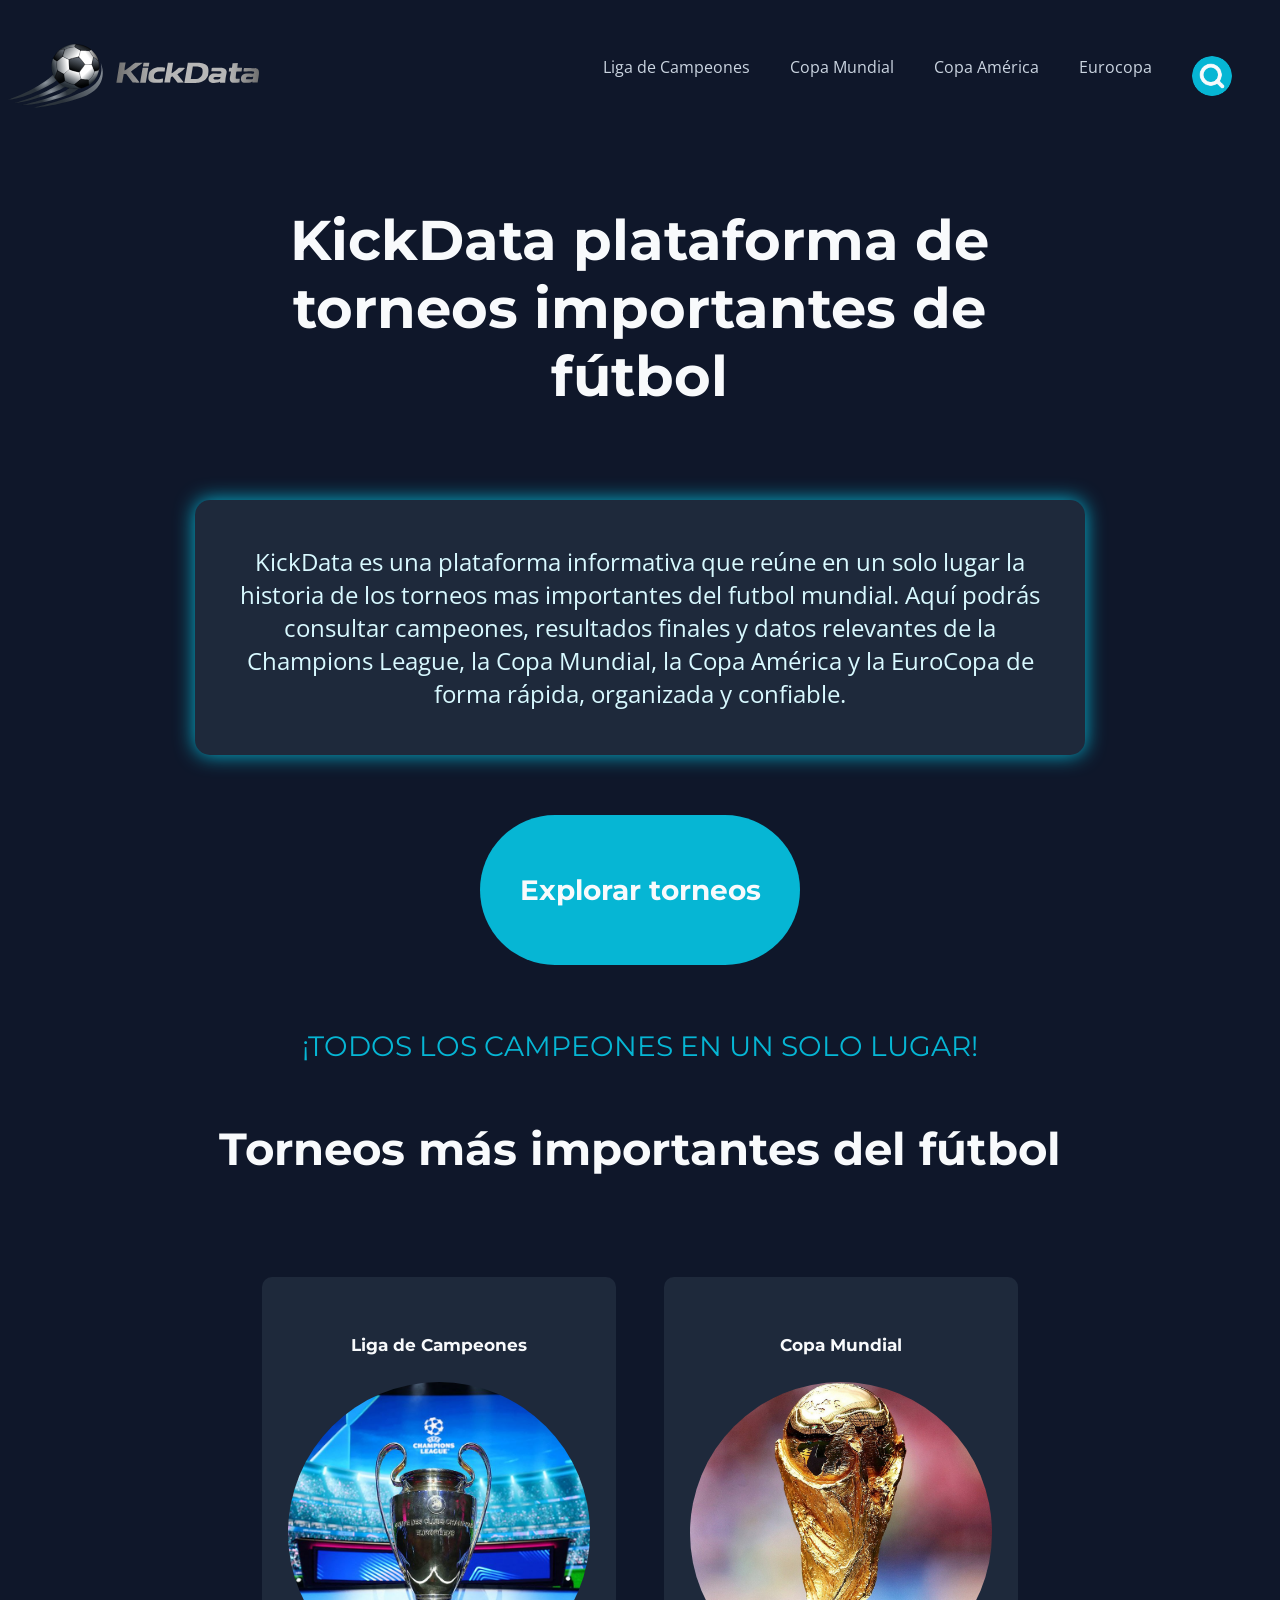
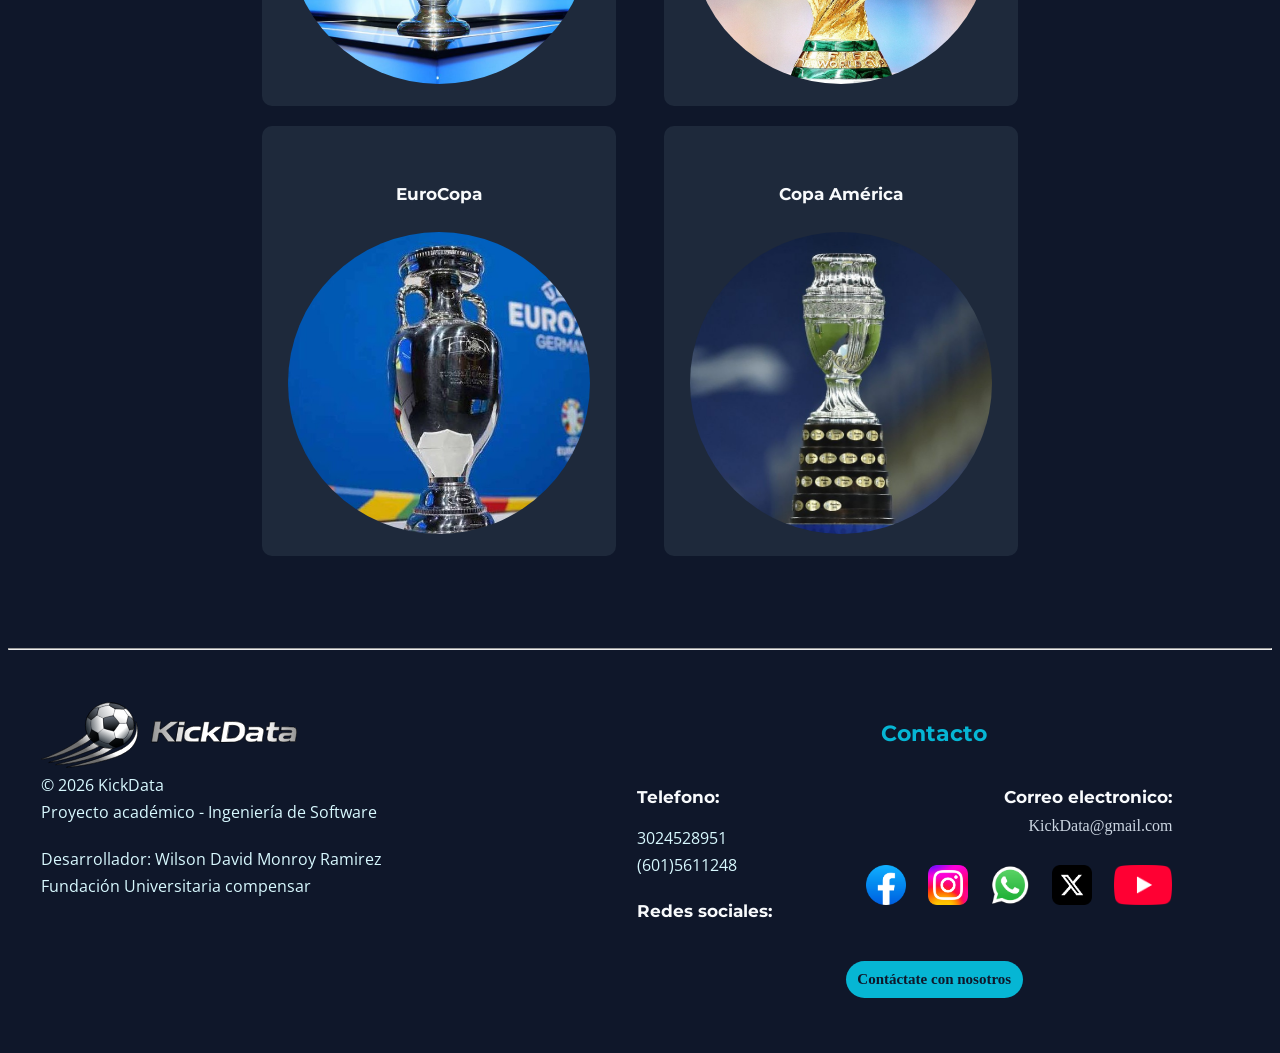
<file: index.html>
<!DOCTYPE html>
<html lang = "es">
    <head>
		<meta charset = "UTF-8">
		<meta name="viewport" content="width=device-width, initial-scale=1.0">
		<link href = "https://fonts.googleapis.com/css2?family=Open+Sans:wght@400;600&display=swap" rel="stylesheet">
		<link href ="https://fonts.googleapis.com/css2?family=Montserrat:wght@400;700&display=swap" rel="stylesheet">
		<link href = "style.css" rel = "stylesheet">
		<link rel="icon" href="Assets/Imagenes/header/IconKickData.svg">
        <title>KickData</title>
    </head>
    <body>
		<header class="cabeza">
			<a href="index.html">	
				<img src = "Assets/Imagenes/header/LogoKickData.svg" alt = "Logo KickData" class="logo">
			</a>
			<nav>
				<ul>
					<li><a href="html/championsLeague.html" class="enlaces_principal">Liga de Campeones</a></li>
					<li><a href="html/copaMundial.html" class="enlaces_principal">Copa Mundial</a></li>
					<li><a href="html/copaAmérica.html" class="enlaces_principal">Copa América</a></li>
					<li><a href="html/eurocopa.html" class="enlaces_principal">Eurocopa</a></li>
					<li><a href=""><img src="Assets/Imagenes/header/btn_busqueda_principal.png" alt="Botón de busqueda" id = "busqueda_index"></a></li>
				</ul>
			</nav>
		</header>
		<main class="info_principal">
			<header>
					<h1 id="titulo_principal">KickData plataforma de torneos importantes de fútbol</h1>
			</header>

			<p id="parrafo_principal">KickData es una plataforma informativa que reúne en un solo lugar la historia de los torneos mas importantes del futbol mundial. Aquí podrás consultar campeones, resultados finales y datos relevantes de la Champions League, la Copa Mundial, la Copa América y la EuroCopa de forma rápida, organizada y confiable.</p>
		</main>
		<div>
			<a href = "#seleccion" class="enlaces" id="boton_explorar">
				<h3><strong>Explorar torneos</strong></h3>
			</a>
		</div>
		<br>
		<br>
		<p class="parrafo_mensaje">¡TODOS LOS CAMPEONES EN UN SOLO LUGAR!</p>
		<section id = "seleccion">
			<h2 id = "titulo_torneos">Torneos más importantes del fútbol</h2>

			<div id = "cartas_torneos">
				<div class = "fila1">
					<a href = "html/championsLeague.html" class="enlaces">
						<div class = "cartas">
							<h5><strong>Liga de Campeones</strong></h5>
							<img src = "Assets/Imagenes/principal/liga_de_campeones.png" alt = "Imagen principal de la Champions League" alt = "Champions League" width= "302" height = "302" style = "border-radius: 100%">
						</div>
					</a>
					<div class = "cartas">
						<a href="html/copaMundial.html" class="enlaces">
							<h5><strong>Copa Mundial</strong></h5>
							<img src = "Assets/Imagenes/principal/copa_mundial.jpg" alt = "Imagen principal de la copa del mundo" width= "302" height = "302" style = "border-radius: 100%">
						</a>
					</div>
				</div>
				<div class = "fila1">
					<div class="cartas">
						<a href = "html/eurocopa.html" class = "enlaces">
							<h5><strong>EuroCopa</strong></h5>
							<img src = "Assets/Imagenes/principal/eurocopa.jpg" alt = "Imagen principal de la eurocopa" width= "302" height = "302" style = "border-radius: 100%">
						</a>
					</div>
					<div class = "cartas">
						<a href = "html/copaAmérica.html" class = "enlaces">
							<h5><strong>Copa América</strong></h5>
							<img src = "Assets/Imagenes/principal/copa_america.jpg" alt = "Imagen principal de la copa america" width= "302" height = "302" style = "border-radius: 100%">
						</a>
					</div>
				</div>
			</div>
		</section>
		
		<hr id = "separador_index">
		<footer>
			<div id = "parte_izquierda">
				<img src = "Assets/Imagenes/footer/LogoKickData_Footer.svg" alt = "Logo de pie de pagina KickData" width = "256" height = "70">
				<p>&copy 2026 KickData</p>
				<p id = "informacion_proyecto">Proyecto académico - Ingeniería de Software</p>

				<p>Desarrollador: Wilson David Monroy Ramirez</p>
				<p>Fundación Universitaria compensar</p>
			</div>
			<div id = "parte_derecha">
				<h4 id = "titulo_contacto_principal">Contacto</h4>
				<div id = "contacto">
					<div id = "contacto_izq">
						<h5>Telefono:</h5>

						<p>3024528951</p>
						<p id = "telefono_fijo">(601)5611248</p>

						<h5>Redes sociales:</h5>
					</div>

					<div id = "contacto_der">
						<address>
							<h5>Correo electronico:</h5>
							<a  href = "mailto:KickData@gmail.com" id="info_gmail">KickData@gmail.com</a>
						</address>
						<a href="">
							<img src = "Assets/Imagenes/footer/facebook.png" alt = "Facebook" class = "redes_sociales_imagenes">
						</a>
						<a href="">
							<img src = "Assets/Imagenes/footer/instagram.png" alt = "Instagram" class = "redes_sociales_imagenes">
						</a>
						<a href="">
							<img src = "Assets/Imagenes/footer/whatsapp.png" alt = "WhatsApp" class = "redes_sociales_imagenes">
						</a>
						<a href="">
							<img src = "Assets/Imagenes/footer/x.png" alt = "X" class = "redes_sociales_imagenes">
						</a>
						<a href="">
							<img src = "Assets/Imagenes/footer/youtube.png" alt = "YouTube" class = "redes_sociales_imagenes" id = "youtube_img">
						</a>
					</div>
				</div>
				<a href = "html/contacto.html" id = "btn_contacto_principal">Contáctate con nosotros</a>
			</div>
		</footer>
    </body>
</html>
</file>
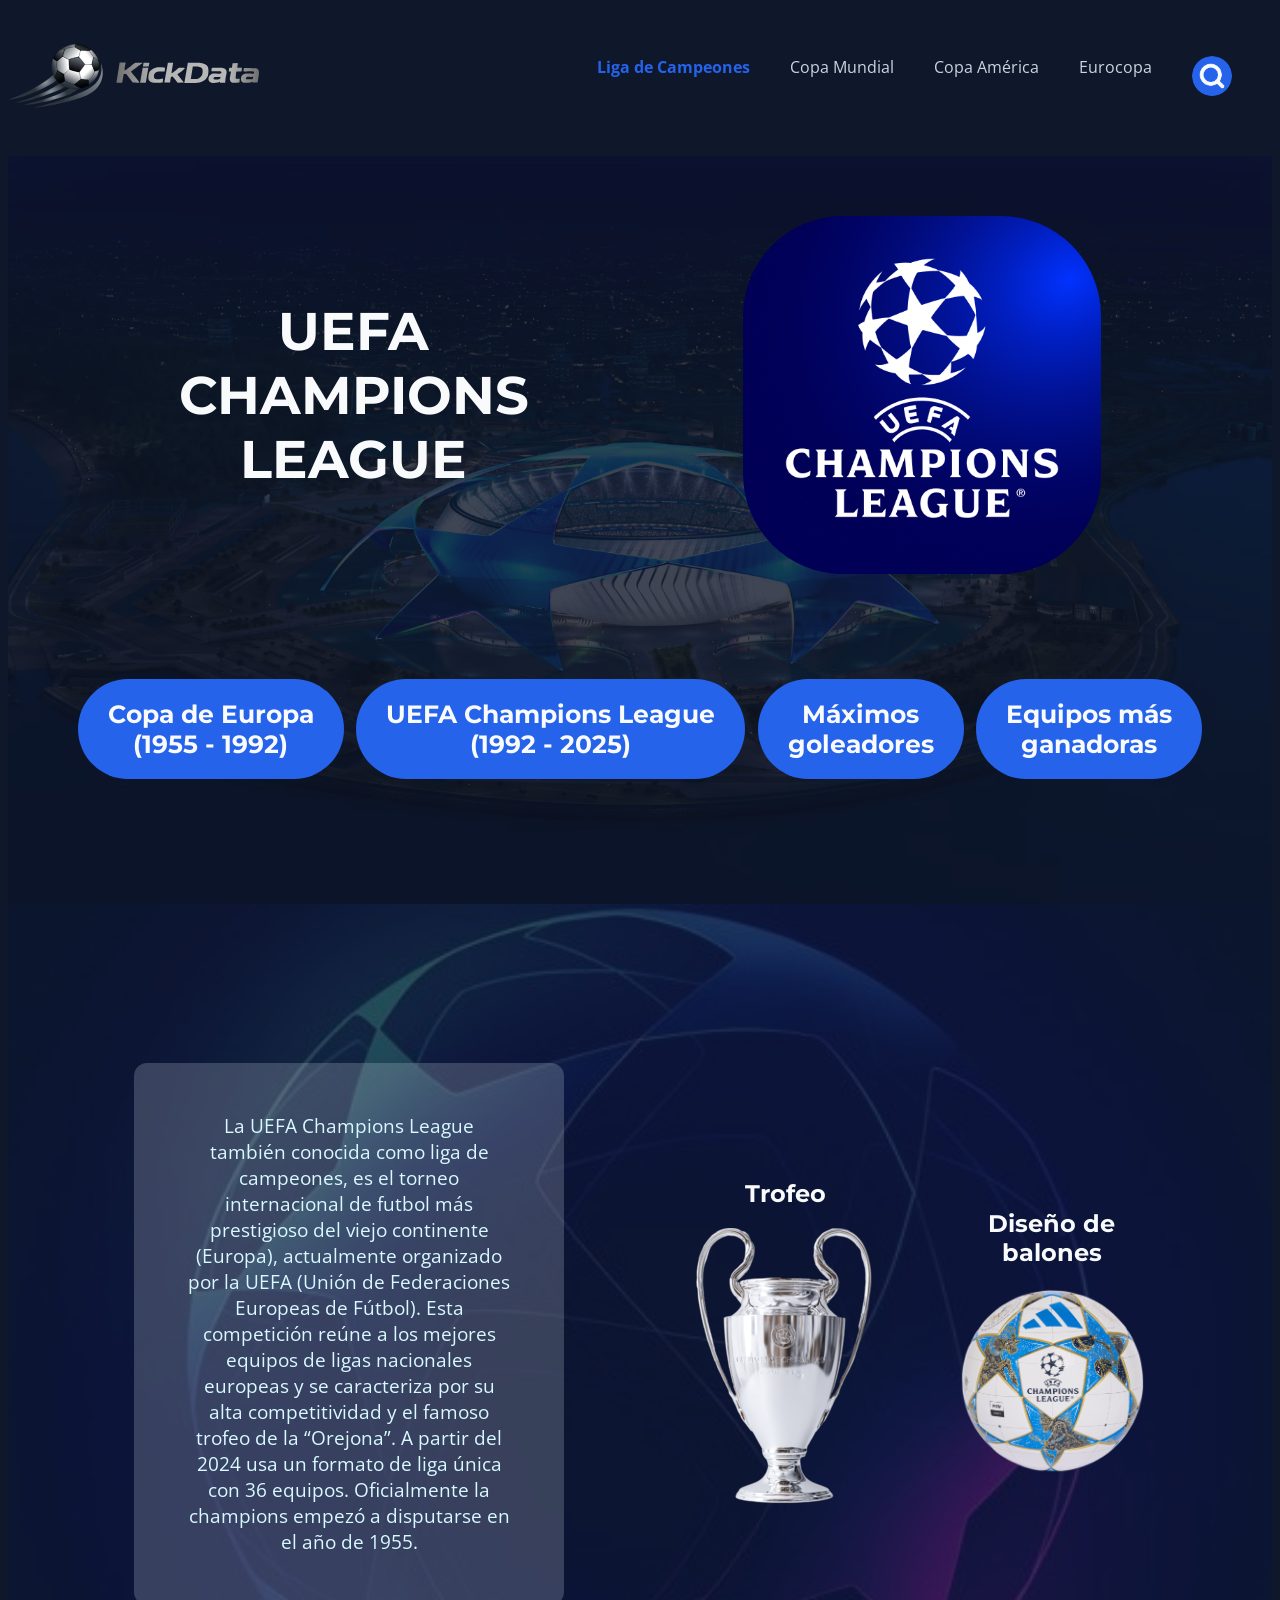
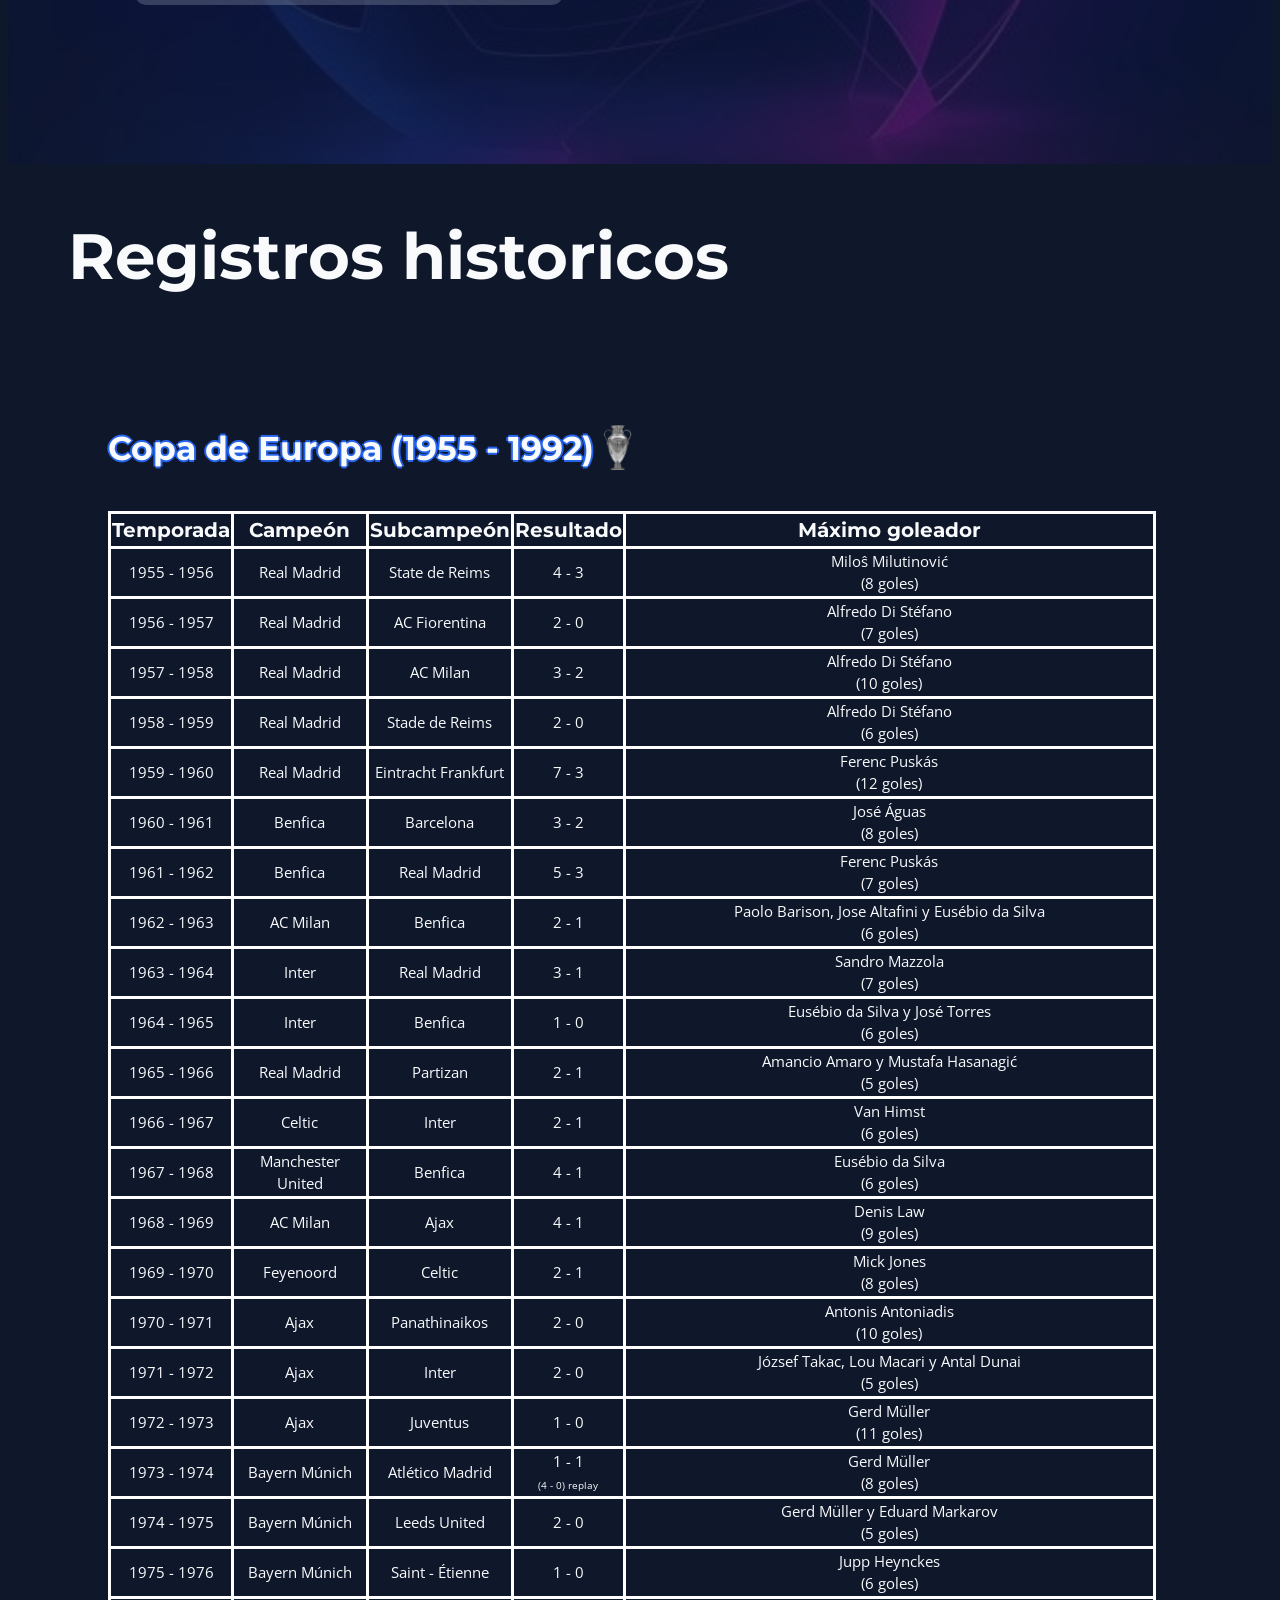
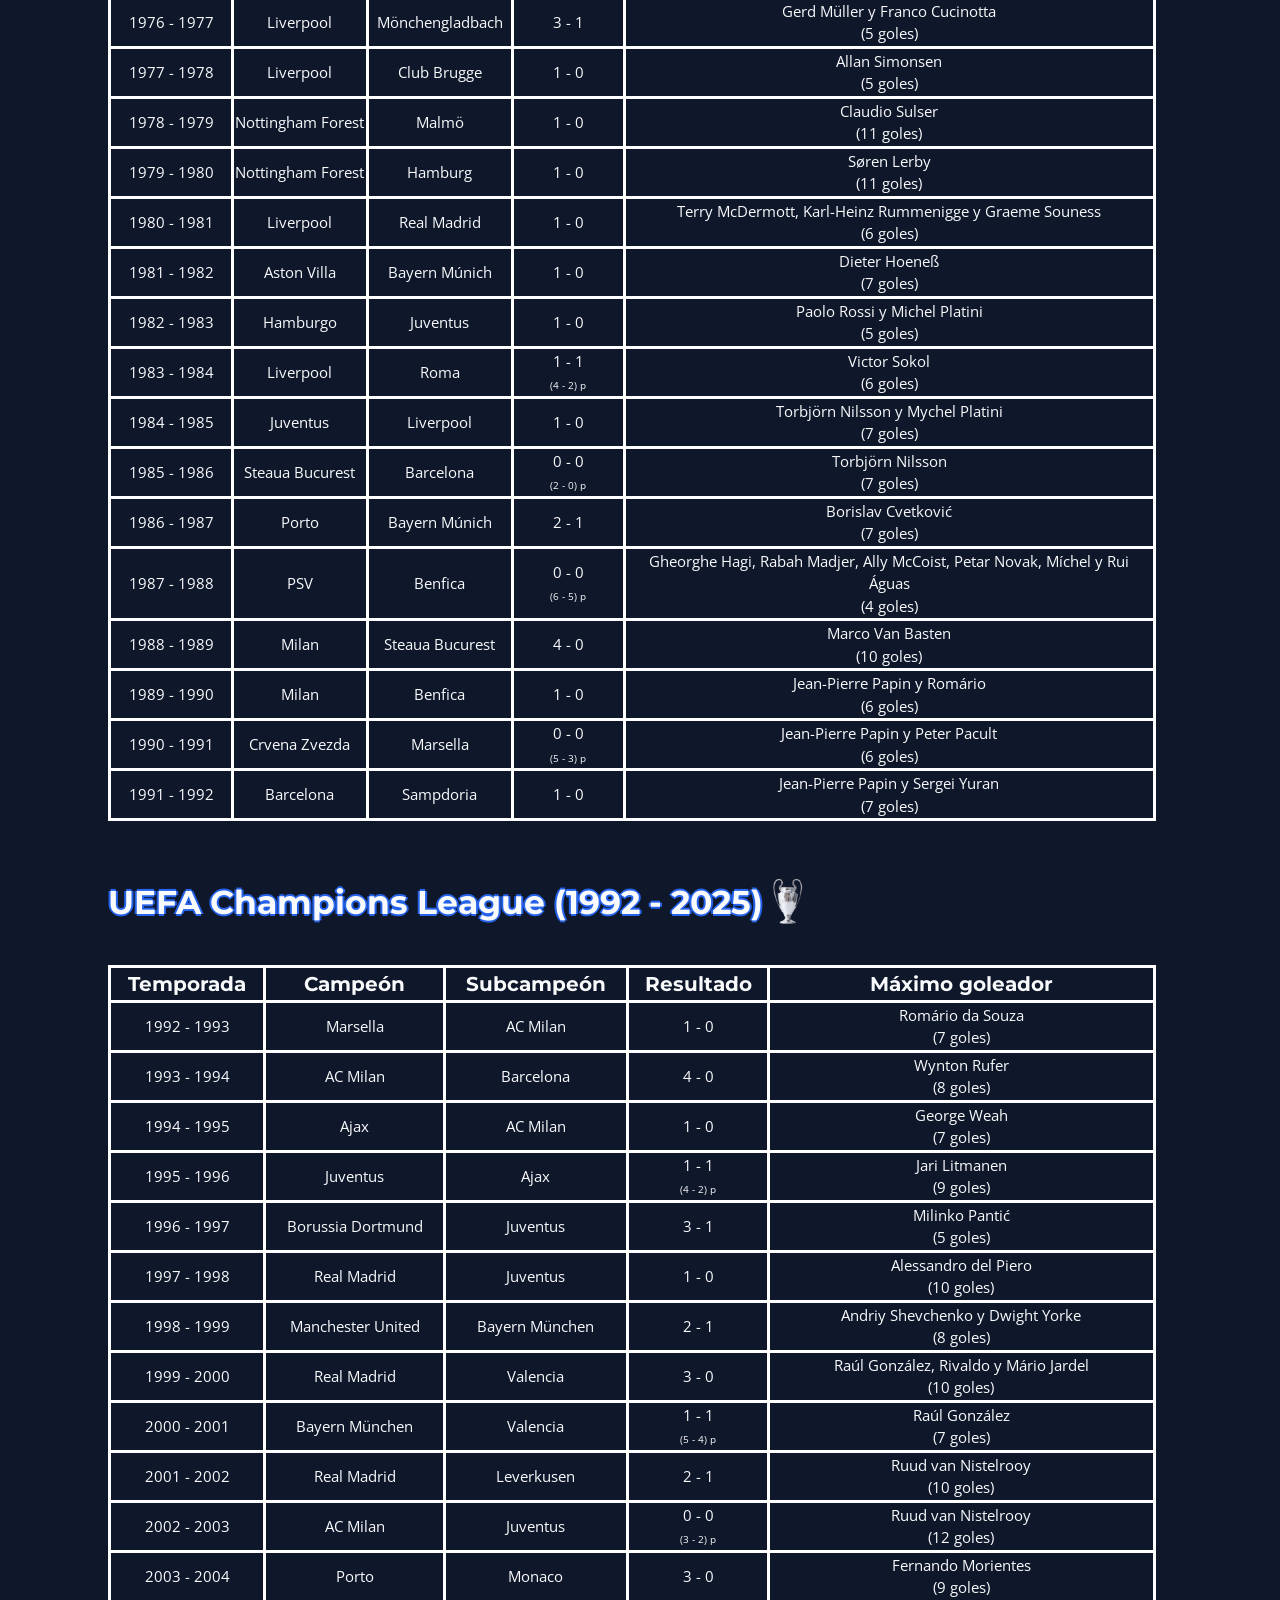
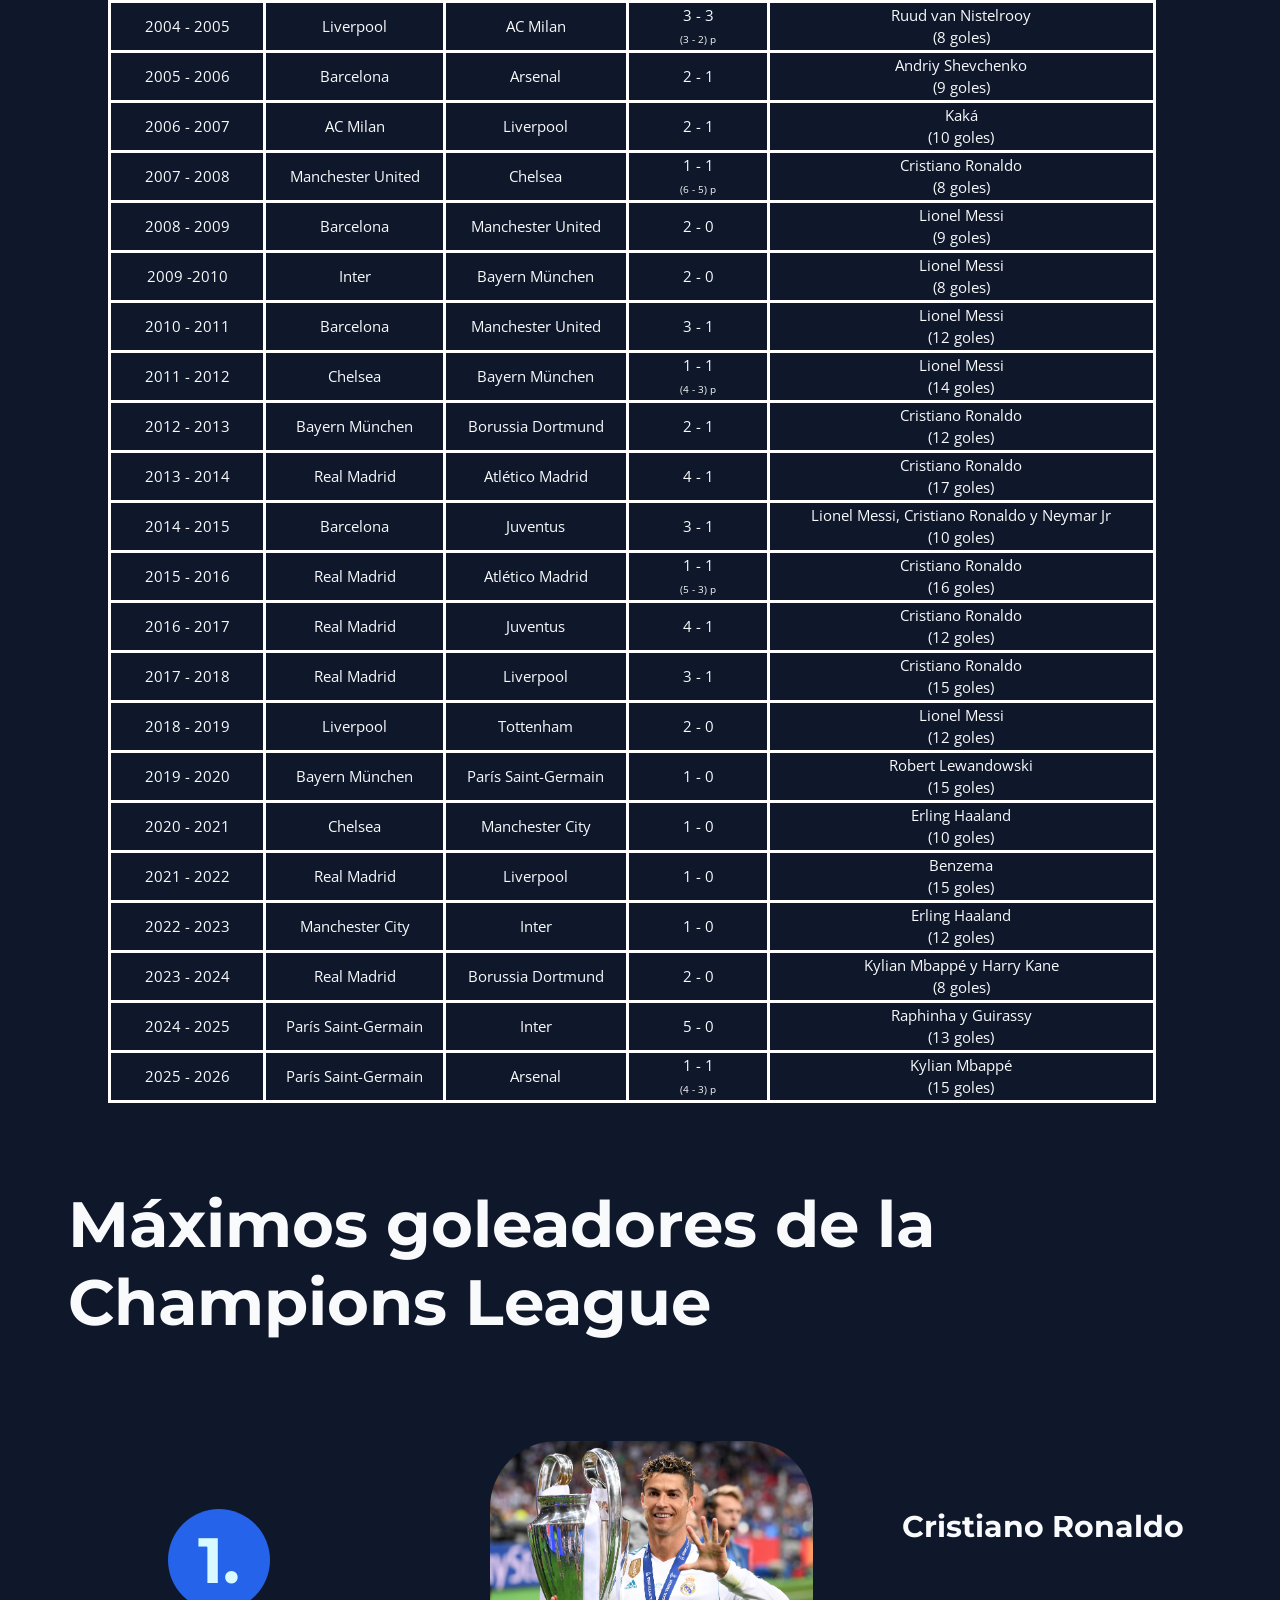
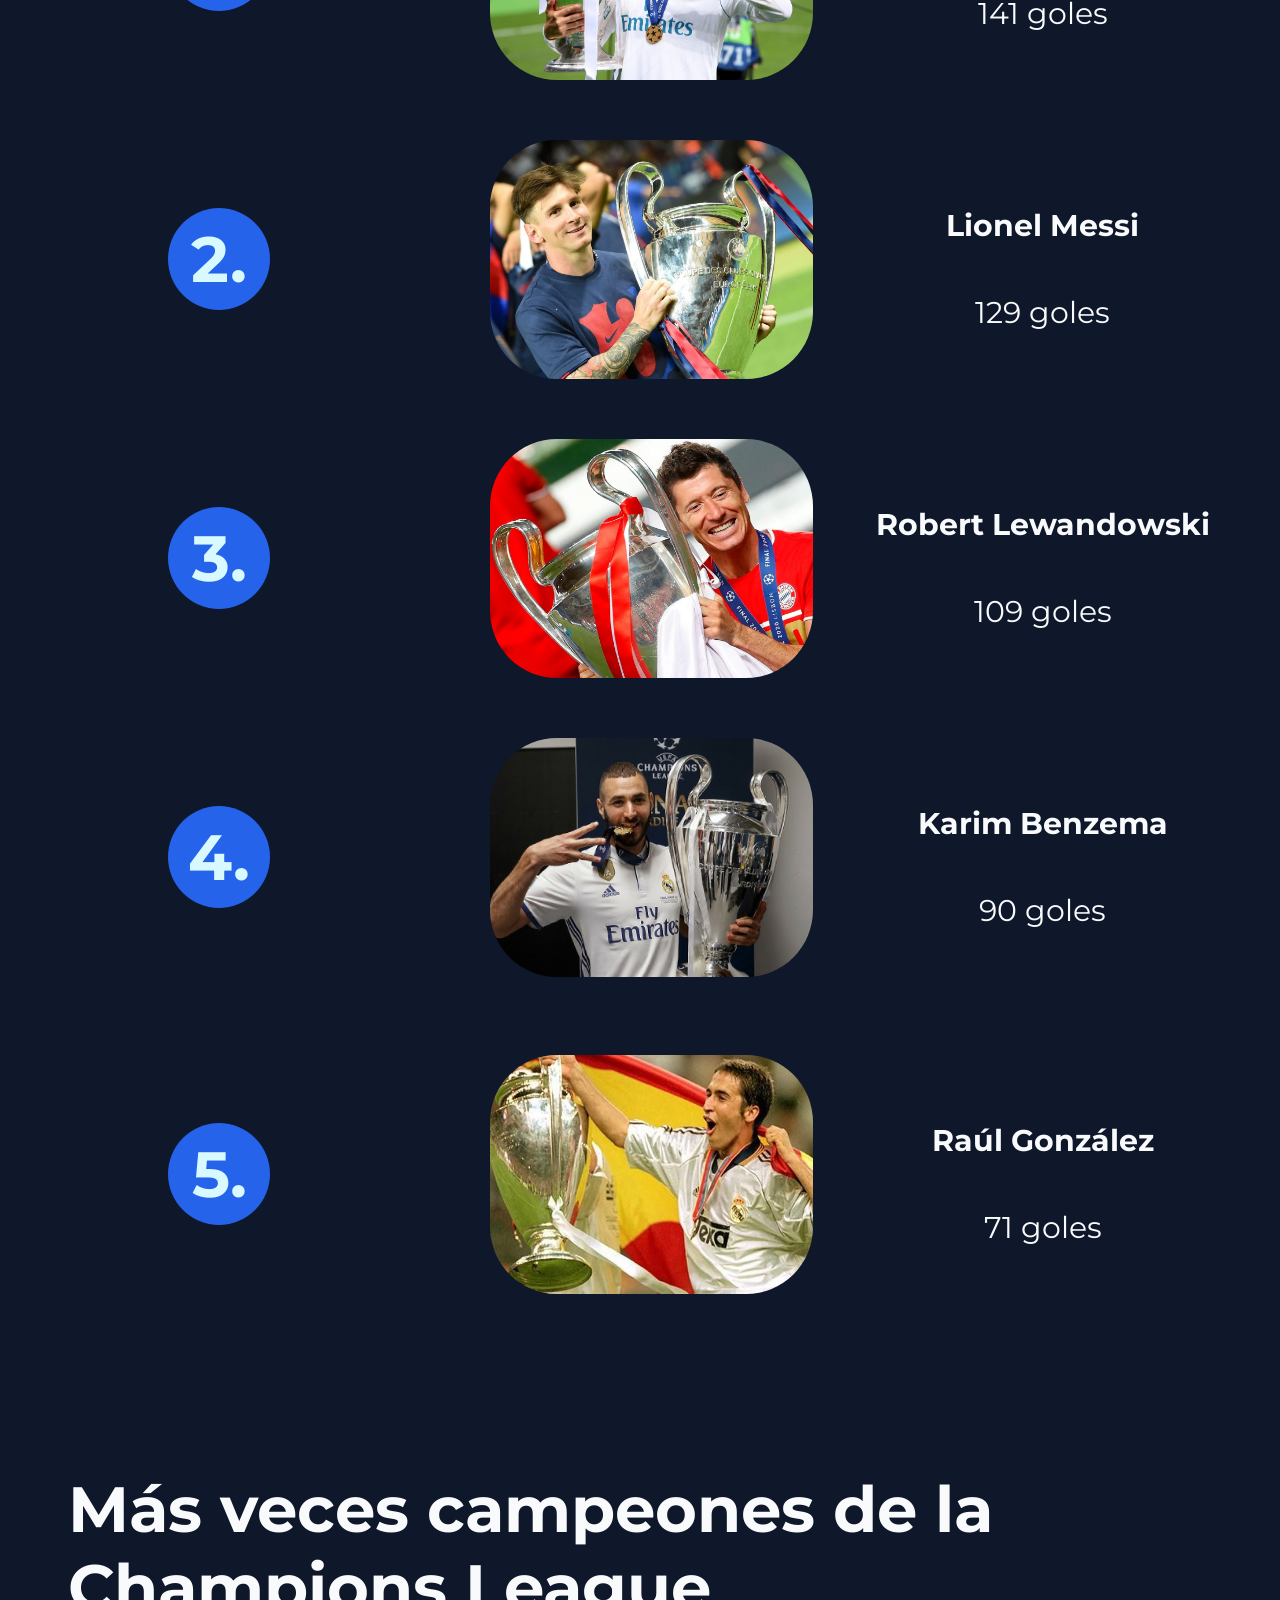
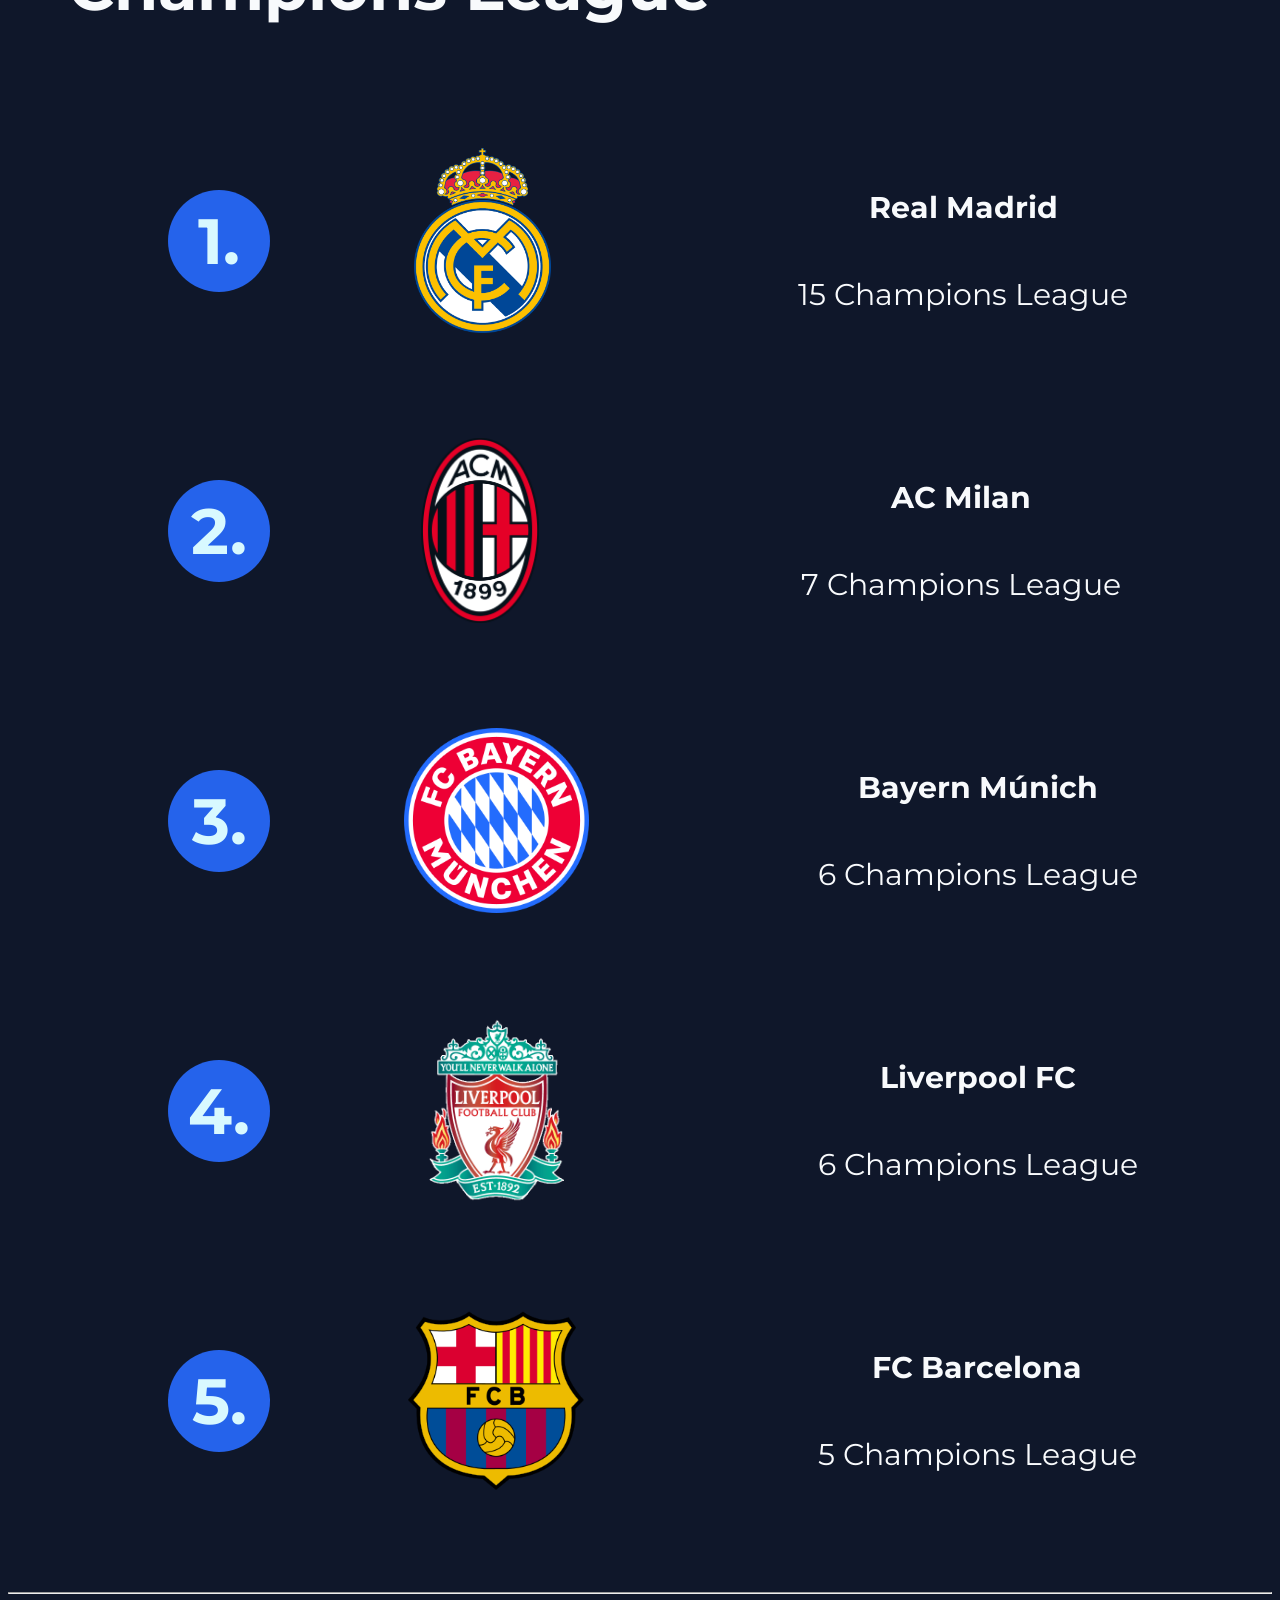
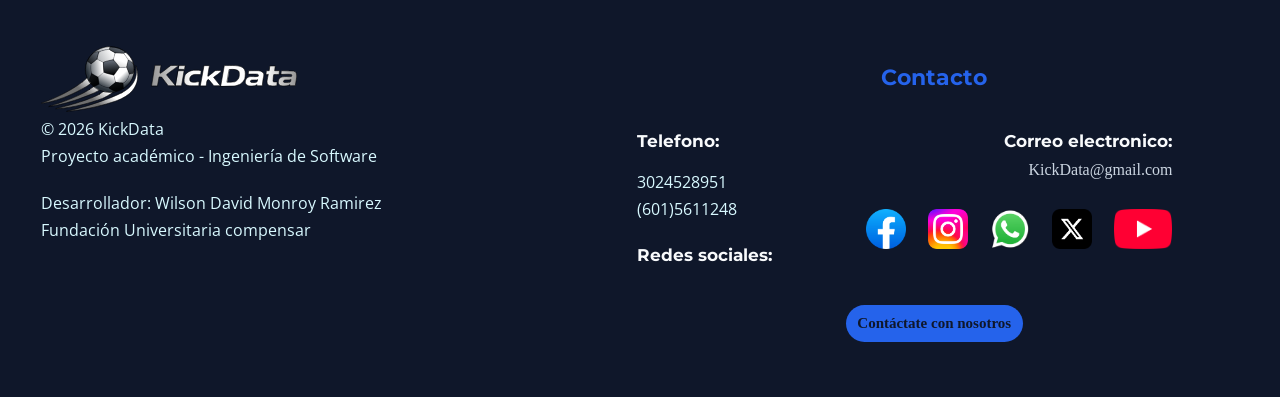
<file: html/championsLeague.html>
<!DOCTYPE html>
<html lang="es">
    <head>
        <meta charset="UTF-8">
        <meta name="viewport" content="width=device-width, initial-scale=1.0">
        <link href="../style.css" rel="stylesheet">
        <title>Champions League</title>
        <link rel="icon" href="../Assets/Imagenes/header/IconKickData.svg">
    </head>
    <body>
        <header class="cabeza">
            <a href="../index.html">	
                <img src = "../Assets/Imagenes/header/LogoKickData.svg" alt = "Logo KickData" class="logo">
            </a>
            <nav>
                <ul>
                    <li><a href="championsLeague.html" class="enlaces_championsLeague" id = "activo_champions">Liga de Campeones</a></li>
                    <li><a href="copaMundial.html" class="enlaces_championsLeague">Copa Mundial</a></li>
                    <li><a href="copaAmérica.html" class="enlaces_championsLeague">Copa América</a></li>
                    <li><a href="eurocopa.html" class="enlaces_championsLeague">Eurocopa</a></li>
                    <li><a href=""><img src = "../Assets/Imagenes/header/btn_busqueda_champions.png" alt = "Buscar" id="busqueda_champions"></a></li>
                </ul>
            </nav>
        </header>
        <main class = "principal_champions">
            <video src = "../Assets/Video/VideoChampions.mp4" type = "video/mp4" autoplay loop oncontextmenu="return false" class = "videos">No se pudo cargar el video de champions</video>

            <audio autoplay>
                <source src = "../Assets/music/audio_champions.mp3" type = "audio/mp3">
            </audio>

            <section class = "elementos_champions">
                <div class = "cabeza_champions">
                    <h2 class = "titulos_paginas_adi">UEFA<br>CHAMPIONS<br>LEAGUE</h2>
                    <img src = "../Assets/Imagenes/pag_champions/champions_league_logo.png" id = "logo_champions">
                </div>
                <div class = "botones_principales">
                    <a href = "#(1955 - 1992)" class="enlaces_champions">
                        <h3>Copa de Europa<br>(1955 - 1992)</h3>
                    </a>
                    <a href = "#(1992 - 2025)" class="enlaces_champions">
                        <h3>UEFA Champions League<br>(1992 - 2025)</h3>
                    </a>
                    <a href = "#max_goleadores_champions" class="enlaces_champions">
                        <h3>Máximos<br>goleadores</h3>
                    </a>
                    <a href="#equipos_mas_ganadores" class = "enlaces_champions">
                        <h3>Equipos más<br>ganadoras</h3>
                    </a>
                </div>
            </section>
        </main>
        <section id = "info_fondo_champions">
            <img src = "../Assets/Imagenes/pag_champions/fondo_info_champions.jpg" alt="Fondo información de champions League" class = "info_back">
            <article class = "informacion_torneo">
                <p class = "descripciones_torneo" id = "descripcion_champions">La UEFA Champions League también conocida como liga de campeones, es el torneo internacional de futbol más prestigioso del viejo continente (Europa), actualmente organizado por la UEFA (Unión de Federaciones Europeas de Fútbol). Esta competición reúne a los mejores equipos de ligas nacionales europeas y se caracteriza por su alta competitividad y el famoso trofeo de la “Orejona”. A partir del 2024 usa un formato de liga única con 36 equipos. Oficialmente la champions empezó a disputarse en el año de 1955.</p>
                <div id = "trofeos_balones">
                    <div class = "titulo_imag">
                        <h2><strong>Trofeo</strong></h2>
                        <img src = "../Assets/Imagenes/pag_champions/trofeo_champions.png" alt = "Tofeo de la Champions">
                    </div>
                    <div class = "titulo_imag">
                        <h2><strong>Diseño de balones</strong></h2>
                        <img src="../Assets/Imagenes/pag_champions/balon_champions.png" alt="Balón de la Champions" class = "balones">
                    </div>
                </div>
            </article>
        </section>
        <h2 class = "subtitulos">Registros historicos</h2>
        <details open id = "(1955 - 1992)">
            <summary>
                <h3 class = "subtitulos_champions">Copa de Europa (1955 - 1992)</h3>
                <img src = "../Assets/Imagenes/pag_champions/copa-europa(champions).png" alt = "Trofeo copa de Europa (1955 - 1992)" class = "imagen_subtitulos">
            </summary>
            <table>
                <tr>
                    <th>Temporada</th>
                    <th>Campeón</th>
                    <th>Subcampeón</th>
                    <th>Resultado</th>
                    <th>Máximo goleador</th>
                </tr>
                <tr>
                    <td>1955 - 1956</td>
                    <td>Real Madrid</td>
                    <td>State de Reims</td>
                    <td>4 - 3</td>
                    <td>Miloŝ Milutinović<br>(8 goles)</td>
                </tr>
                <tr>
                    <td>1956 - 1957</td>
                    <td>Real Madrid</td>
                    <td>AC Fiorentina</td>
                    <td>2 - 0</td>
                    <td>Alfredo Di Stéfano<br>(7 goles)</td>
                </tr>
                <tr>
                    <td>1957 - 1958</td>
                    <td>Real Madrid</td>
                    <td>AC Milan</td>
                    <td>3 - 2</td>
                    <td>Alfredo Di Stéfano<br>(10 goles)</td>
                </tr>
                <tr>
                    <td>1958 - 1959</td>
                    <td>Real Madrid</td>
                    <td>Stade de Reims</td>
                    <td>2 - 0</td>
                    <td>Alfredo Di Stéfano<br>(6 goles)</td>
                </tr>
                <tr>
                    <td>1959 - 1960</td>
                    <td>Real Madrid</td>
                    <td>Eintracht Frankfurt</td>
                    <td>7 - 3</td>
                    <td>Ferenc Puskás<br>(12 goles)</td>
                </tr>
                <tr>
                    <td>1960 - 1961</td>
                    <td>Benfica</td>
                    <td>Barcelona</td>
                    <td>3 - 2</td>
                    <td>José Águas<br>(8 goles)</td>
                </tr>
                <tr>
                    <td>1961 - 1962</td>
                    <td>Benfica</td>
                    <td>Real Madrid</td>
                    <td>5 - 3</td>
                    <td>Ferenc Puskás<br>(7 goles)</td>
                </tr>
                <tr>
                    <td>1962 - 1963</td>
                    <td>AC Milan</td>
                    <td>Benfica</td>
                    <td>2 - 1</td>
                    <td>Paolo Barison, Jose Altafini y Eusébio da Silva<br>(6 goles)</td>
                </tr>
                <tr>
                    <td>1963 - 1964</td>
                    <td>Inter</td>
                    <td>Real Madrid</td>
                    <td>3 - 1</td>
                    <td>Sandro Mazzola<br>(7 goles)</td>
                </tr>
                <tr>
                    <td>1964 - 1965</td>
                    <td>Inter</td>
                    <td>Benfica</td>
                    <td>1 - 0</td>
                    <td> Eusébio da Silva y José Torres<br>(6 goles)</td>
                </tr>
                <tr>
                    <td>1965 - 1966</td>
                    <td>Real Madrid</td>
                    <td>Partizan</td>
                    <td>2 - 1</td>
                    <td>Amancio Amaro y Mustafa Hasanagić<br>(5 goles)</td>
                </tr>
                <tr>
                    <td>1966 - 1967</td>
                    <td>Celtic</td>
                    <td>Inter</td>
                    <td>2 - 1</td>
                    <td>Van Himst<br>(6 goles)</td>
                </tr>
                <tr>
                    <td>1967 - 1968</td>
                    <td>Manchester United</td>
                    <td>Benfica</td>
                    <td>4 - 1</td>
                    <td>Eusébio da Silva<br>(6 goles)</td>
                </tr>
                <tr>
                    <td>1968 - 1969</td>
                    <td>AC Milan</td>
                    <td>Ajax</td>
                    <td>4 - 1</td>
                    <td>Denis Law<br>(9 goles)</td>
                </tr>
                <tr>
                    <td>1969 - 1970</td>
                    <td>Feyenoord</td>
                    <td>Celtic</td>
                    <td>2 - 1</td>
                    <td>Mick Jones<br>(8 goles)</td>
                </tr>
                <tr>
                    <td>1970 - 1971</td>
                    <td>Ajax</td>
                    <td>Panathinaikos</td>
                    <td>2 - 0</td>
                    <td>Antonis Antoniadis<br>(10 goles)</td>
                </tr>
                <tr>
                    <td>1971 - 1972</td>
                    <td>Ajax</td>
                    <td>Inter</td>
                    <td>2 - 0</td>
                    <td>József Takac, Lou Macari y Antal Dunai<br>(5 goles)</td>
                </tr>
                <tr>
                    <td>1972 - 1973</td>
                    <td>Ajax</td>
                    <td>Juventus</td>
                    <td>1 - 0</td>
                    <td>Gerd Müller<br>(11 goles)</td>
                </tr>
                <tr>
                    <td>1973 - 1974</td>
                    <td>Bayern Múnich</td>
                    <td>Atlético Madrid</td>
                    <td>1 - 1<br><small style="font-size: 10px;">(4 - 0) replay</small></td>
                    <td>Gerd Müller<br>(8 goles)</td>
                </tr>
                <tr>
                    <td>1974 - 1975</td>
                    <td>Bayern Múnich</td>
                    <td>Leeds United</td>
                    <td>2 - 0</td>
                    <td>Gerd Müller y Eduard Markarov<br>(5 goles)</td>
                </tr>
                <tr>
                    <td>1975 - 1976</td>
                    <td>Bayern Múnich</td>
                    <td>Saint - Étienne</td>
                    <td>1 - 0</td>
                    <td>Jupp Heynckes<br>(6 goles)</td>
                </tr>
                <tr>
                    <td>1976 - 1977</td>
                    <td>Liverpool</td>
                    <td>Mönchengladbach</td>
                    <td>3 - 1</td>
                    <td>Gerd Müller y Franco Cucinotta<br>(5 goles)</td>
                </tr>
                <tr>
                    <td>1977 - 1978</td>
                    <td>Liverpool</td>
                    <td>Club Brugge</td>
                    <td>1 - 0</td>
                    <td>Allan Simonsen<br>(5 goles)</td>
                </tr>
                <tr>
                    <td>1978 - 1979</td>
                    <td>Nottingham Forest</td>
                    <td>Malmö</td>
                    <td>1 - 0</td>
                    <td>Claudio Sulser<br>(11 goles)</td>
                </tr>
                <tr>
                    <td>1979 - 1980</td>
                    <td>Nottingham Forest</td>
                    <td>Hamburg</td>
                    <td>1 - 0</td>
                    <td>Søren Lerby<br>(11 goles)</td>
                </tr>
                <tr>
                    <td>1980 - 1981</td>
                    <td>Liverpool</td>
                    <td>Real Madrid</td>
                    <td>1 - 0</td>
                    <td>Terry McDermott, Karl-Heinz Rummenigge y Graeme Souness<br>(6 goles)</td>
                </tr>
                <tr>
                    <td>1981 - 1982</td>
                    <td>Aston Villa</td>
                    <td>Bayern Múnich</td>
                    <td>1 - 0</td>
                    <td>Dieter Hoeneß<br>(7 goles)</td>
                </tr>
                <tr>
                    <td>1982 - 1983</td>
                    <td>Hamburgo</td>
                    <td>Juventus</td>
                    <td>1 - 0</td>
                    <td>Paolo Rossi y Michel Platini<br>(5 goles)</td>
                </tr>
                <tr>
                    <td>1983 - 1984</td>
                    <td>Liverpool</td>
                    <td>Roma</td>
                    <td>1 - 1<br><small style="font-size: 10px;">(4 - 2) p</small></td>
                    <td>Victor Sokol<br>(6 goles)</td>
                </tr>
                <tr>
                    <td>1984 - 1985</td>
                    <td>Juventus</td>
                    <td>Liverpool</td>
                    <td>1 - 0</td>
                    <td>Torbjörn Nilsson y Mychel Platini<br>(7 goles)</td>
                </tr>
                <tr>
                    <td>1985 - 1986</td>
                    <td>Steaua Bucurest</td>
                    <td>Barcelona</td>
                    <td>0 - 0 <br><small style = "font-size: 10px;">(2 - 0) p</small></td>
                    <td>Torbjörn Nilsson<br>(7 goles)</td>
                </tr>
                <tr>
                    <td>1986 - 1987</td>
                    <td>Porto</td>
                    <td>Bayern Múnich</td>
                    <td>2 - 1</td>
                    <td>Borislav Cvetković<br>(7 goles)</td>
                </tr>
                <tr>
                    <td>1987 - 1988</td>
                    <td>PSV</td>
                    <td>Benfica</td>
                    <td>0 - 0<br><small style = "font-size: 10px;">(6 - 5) p</small></td>
                    <td>Gheorghe Hagi, Rabah Madjer, Ally McCoist, Petar Novak, Míchel y Rui Águas<br>(4 goles)</td>
                </tr>
                <tr>
                    <td>1988 - 1989</td>
                    <td>Milan</td>
                    <td>Steaua Bucurest</td>
                    <td>4 - 0</td>
                    <td>Marco Van Basten<br>(10 goles)</td>
                </tr>
                <tr>
                    <td>1989 - 1990</td>
                    <td>Milan</td>
                    <td>Benfica</td>
                    <td>1 - 0</td>
                    <td>Jean-Pierre Papin y Romário<br>(6 goles)</td>
                </tr>
                <tr>
                    <td>1990 - 1991</td>
                    <td>Crvena Zvezda</td>
                    <td>Marsella</td>
                    <td>0 - 0 <br> <small style = "font-size: 10px;">(5 - 3) p</small></td>
                    <td>Jean-Pierre Papin y Peter Pacult<br>(6 goles)</td>
                </tr>
                <tr>
                    <td>1991 - 1992</td>
                    <td>Barcelona</td>
                    <td>Sampdoria</td>
                    <td>1 - 0</td>
                    <td>Jean-Pierre Papin y Sergei Yuran<br>(7 goles)</td>
                </tr>
            </table>
        </details>
        <br>
        <details open id = "(1992 - 2025)">
            <summary>
                <h3 class = "subtitulos_champions">UEFA Champions League (1992 - 2025)</h3>
                <img src = "../Assets/Imagenes/pag_champions/trofeo_champions.png" alt = "Trofeo Champions league (1992 - 2025)" class = "imagen_subtitulos">
            </summary>
            <table>
                <tr>
                    <th>Temporada</th>
                    <th>Campeón</th>
                    <th>Subcampeón</th>
                    <th>Resultado</th>
                    <th>Máximo goleador</th>
                </tr>
                <tr>
                    <td>1992 - 1993</td>
                    <td>Marsella</td>
                    <td>AC Milan</td>
                    <td>1 - 0</td>
                    <td>Romário da Souza<br>(7 goles)</td>
                </tr>
                <tr>
                    <td>1993 - 1994</td>
                    <td>AC Milan</td>
                    <td>Barcelona</td>
                    <td>4 - 0</td>
                    <td>Wynton Rufer<br>(8 goles)</td>
                </tr>
                <tr>
                    <td>1994 - 1995</td>
                    <td>Ajax</td>
                    <td>AC Milan</td>
                    <td>1 - 0</td>
                    <td>George Weah<br>(7 goles)</td>
                </tr>
                <tr>
                    <td>1995 - 1996</td>
                    <td>Juventus</td>
                    <td>Ajax</td>
                    <td>1 - 1<br><small style = "font-size: 10px;">(4 - 2) p</small></td>
                    <td>Jari Litmanen<br>(9 goles)</td>
                </tr>
                <tr>
                    <td>1996 - 1997</td>
                    <td>Borussia Dortmund</td>
                    <td>Juventus</td>
                    <td>3 - 1</td>
                    <td>Milinko Pantić<br>(5 goles)</td>
                </tr>
                <tr>
                    <td>1997 - 1998</td>
                    <td>Real Madrid</td>
                    <td>Juventus</td>
                    <td>1 - 0</td>
                    <td>Alessandro del Piero<br>(10 goles)</td>
                </tr>
                <tr>
                    <td>1998 - 1999</td>
                    <td>Manchester United</td>
                    <td>Bayern München</td>
                    <td>2 - 1</td>
                    <td>Andriy Shevchenko y Dwight Yorke<br>(8 goles)</td>
                </tr>
                <tr>
                    <td>1999 - 2000</td>
                    <td>Real Madrid</td>
                    <td>Valencia</td>
                    <td>3 - 0</td>
                    <td>Raúl González, Rivaldo y Mário Jardel<br>(10 goles)</td>
                </tr>
                <tr>
                    <td>2000 - 2001</td>
                    <td>Bayern München</td>
                    <td>Valencia</td>
                    <td>1 - 1<br><small style = "font-size: 10px;">(5 - 4) p</small></td>
                    <td>Raúl González<br>(7 goles)</td>
                </tr>
                <tr>
                    <td>2001 - 2002</td>
                    <td>Real Madrid</td>
                    <td>Leverkusen</td>
                    <td>2 - 1</td>
                    <td>Ruud van Nistelrooy<br>(10 goles)</td>
                </tr>
                <tr>
                    <td>2002 - 2003</td>
                    <td>AC Milan</td>
                    <td>Juventus</td>
                    <td>0 - 0<br><small style = "font-size: 10px;">(3 - 2) p</small></td>
                    <td>Ruud van Nistelrooy<br>(12 goles)</td>
                </tr>
                <tr>
                    <td>2003 - 2004</td>
                    <td>Porto</td>
                    <td>Monaco</td>
                    <td>3 - 0</td>
                    <td>Fernando Morientes<br>(9 goles)</td>
                </tr>
                <tr>
                    <td>2004 - 2005</td>
                    <td>Liverpool</td>
                    <td>AC Milan</td>
                    <td>3 - 3<br><small style = "font-size: 10px;">(3 - 2) p</small></td>
                    <td>Ruud van Nistelrooy<br>(8 goles)</td>
                </tr>
                <tr>
                    <td>2005 - 2006</td>
                    <td>Barcelona</td>
                    <td>Arsenal</td>
                    <td>2 - 1</td>
                    <td>Andriy Shevchenko<br>(9 goles)</td>
                </tr>
                <tr>
                    <td>2006 - 2007</td>
                    <td>AC Milan </td>
                    <td>Liverpool</td>
                    <td>2 - 1</td>
                    <td>Kaká<br>(10 goles)</td>
                </tr>
                <tr>
                    <td>2007 - 2008</td>
                    <td>Manchester United</td>
                    <td>Chelsea</td>
                    <td>1 - 1<br><small style = "font-size: 10px;">(6 - 5) p</small></td>
                    <td>Cristiano Ronaldo<br>(8 goles)</td>
                </tr>
                <tr>
                    <td>2008 - 2009</td>
                    <td>Barcelona</td>
                    <td>Manchester United</td>
                    <td>2 - 0</td>
                    <td>Lionel Messi<br>(9 goles)</td>
                </tr>
                <tr>
                    <td>2009 -2010</td>
                    <td>Inter</td>
                    <td>Bayern München</td>
                    <td>2 - 0</td>
                    <td>Lionel Messi<br>(8 goles)</td>
                </tr>
                <tr>
                    <td>2010 - 2011</td>
                    <td>Barcelona</td>
                    <td>Manchester United</td>
                    <td>3 - 1</td>
                    <td>Lionel Messi<br>(12 goles)</td>
                </tr>
                <tr>
                    <td>2011 - 2012</td>
                    <td>Chelsea</td>
                    <td>Bayern München</td>
                    <td>1 - 1<br><small style = "font-size: 10px;">(4 - 3) p</small></td>
                    <td>Lionel Messi<br>(14 goles)</td>
                </tr>
                <tr>
                    <td>2012 - 2013</td>
                    <td>Bayern München</td>
                    <td>Borussia Dortmund</td>
                    <td>2 - 1</td>
                    <td>Cristiano Ronaldo<br>(12 goles)</td>
                </tr>
                <tr>
                    <td>2013 - 2014</td>
                    <td>Real Madrid</td>
                    <td>Atlético Madrid</td>
                    <td>4 - 1</td>
                    <td>Cristiano Ronaldo<br>(17 goles)</td>
                </tr>
                <tr>
                    <td>2014 - 2015</td>
                    <td>Barcelona</td>
                    <td>Juventus</td>
                    <td>3 - 1</td>
                    <td>Lionel Messi, Cristiano Ronaldo y Neymar Jr<br>(10 goles)</td>
                </tr>
                <tr>
                    <td>2015 - 2016</td>
                    <td>Real Madrid</td>
                    <td>Atlético Madrid</td>
                    <td>1 - 1<br><small style = "font-size: 10px;">(5 - 3) p</small></td>
                    <td>Cristiano Ronaldo<br>(16 goles)</td>
                </tr>
                <tr>
                    <td>2016 - 2017</td>
                    <td>Real Madrid</td>
                    <td>Juventus</td>
                    <td>4 - 1</td>
                    <td>Cristiano Ronaldo<br>(12 goles)</td>
                </tr>
                <tr>
                    <td>2017 - 2018</td>
                    <td>Real Madrid</td>
                    <td>Liverpool</td>
                    <td>3 - 1</td>
                    <td>Cristiano Ronaldo<br>(15 goles)</td>
                </tr>
                <tr>
                    <td>2018 - 2019</td>
                    <td>Liverpool</td>
                    <td>Tottenham</td>
                    <td>2 - 0</td>
                    <td>Lionel Messi<br>(12 goles)</td>
                </tr>
                <tr>
                    <td>2019 - 2020</td>
                    <td>Bayern München</td>
                    <td>París Saint-Germain</td>
                    <td>1 - 0</td>
                    <td>Robert Lewandowski<br>(15 goles)</td>
                </tr>
                <tr>
                    <td>2020 - 2021</td>
                    <td>Chelsea</td>
                    <td>Manchester City</td>
                    <td>1 - 0</td>
                    <td>Erling Haaland<br>(10 goles)</td>
                </tr>
                <tr>
                    <td>2021 - 2022</td>
                    <td>Real Madrid</td>
                    <td>Liverpool</td>
                    <td>1 - 0</td>
                    <td>Benzema<br>(15 goles)</td>
                </tr>
                <tr>
                    <td>2022 - 2023</td>
                    <td>Manchester City</td>
                    <td>Inter</td>
                    <td>1 - 0</td>
                    <td>Erling Haaland<br>(12 goles)</td>
                </tr>
                <tr>
                    <td>2023 - 2024</td>
                    <td>Real Madrid</td>
                    <td>Borussia Dortmund</td>
                    <td>2 - 0</td>
                    <td>Kylian Mbappé y Harry Kane<br>(8 goles)</td>
                </tr>
                <tr>
                    <td>2024 - 2025</td>
                    <td>París Saint-Germain</td>
                    <td>Inter</td>
                    <td>5 - 0</td>
                    <td>Raphinha y Guirassy<br>(13 goles)</td>
                </tr>
                <tr>
                    <td>2025 - 2026</td>
                    <td>París Saint-Germain</td>
                    <td>Arsenal</td>
                    <td>1 - 1<br><small style = "font-size: 10px;">(4 - 3) p</small></td>
                    <td>Kylian Mbappé<br>(15 goles)</td>
                </tr>
            </table>
        </details>
        <br>
        <section id = "max_goleadores_champions">
            <h3 class = "subtitulos">Máximos goleadores de la<br>Champions League</h3>
            <ul id = "max_goleadores">
                <li class="listas">
                    <p class = "numeros_listas listas_champions"><strong>1.</strong></p>
                    <img src = "../Assets/Imagenes/pag_champions/cristiano_champions.jpg" alt="Cristiano Ronaldo en champions imagen" class = "imagenes_listas_goleadores">
                    <article class = "info_listas">
                        <h5 class = "nombre_listas"><strong>Cristiano Ronaldo</strong></h5>
                        <p class = "add_listas">141 goles</p>
                    </article> 
                </li>
                <li class = "listas">
                    <p class = "numeros_listas listas_champions"><strong>2.</strong></p>
                    <img src = "../Assets/Imagenes/pag_champions/messi_champions.jpg" alt="Lionel Messi en champions imagen" class = "imagenes_listas_goleadores">
                    <article class = "info_listas">
                        <h5 class = "nombre_listas"><strong>Lionel Messi</strong></h5>
                        <p class = "add_listas">129 goles</p>
                    </article>
                </li>
                <li class = "listas">
                    <p class = "numeros_listas listas_champions"><strong>3.</strong></p>
                    <img src = "../Assets/Imagenes/pag_champions/lewandowski_champions.jpg" alt="Robert Lewandowski en champions imagen" class = "imagenes_listas_goleadores">
                    <article class = "info_listas">
                        <h5 class = "nombre_listas"><strong>Robert Lewandowski</strong></h5>
                        <p class = "add_listas">109 goles</p>
                    </article>
                </li>
                <li class = "listas">
                    <p class = "numeros_listas listas_champions"><strong>4.</strong></p>
                    <img src = "../Assets/Imagenes/pag_champions/benzema_champions.jpg" alt="Karim Benzema en champions imagen" class = "imagenes_listas_goleadores">
                    <article class = "info_listas">
                        <h5 class = "nombre_listas"><strong>Karim Benzema</strong></h5>
                        <p class = "add_listas">90 goles</p>
                    </article>
                </li><br>
                <li class = "listas">
                    <p class = "numeros_listas listas_champions"><strong>5.</strong></p>
                    <img src = "../Assets/Imagenes/pag_champions/gonzalez_champions.jpg" alt="Raúl González en champions imagen" class = "imagenes_listas_goleadores">
                    <article class = "info_listas">
                        <h5 class = "nombre_listas"><strong>Raúl González</strong></h5>
                        <p class = "add_listas">71 goles</p>
                    </article>
                </li><br>
            </ul>
        </section>
        <br>
        <section id = "equipos_mas_ganadores">
            <h3 class = "subtitulos">Más veces campeones de la<br>Champions League</h3>
            <ul id = "mas_ganadores">
                <li class = "listas">
                    <p class = "numeros_listas listas_champions"><strong>1.</strong></p>
                    <img src = "../Assets/Imagenes/pag_champions/real_madrid.png" alt = "Escudo del Real Madrid" class = "img_listas_ganadores">
                    <article class = "info_listas">
                        <h5 class = "nombre_listas"><strong>Real Madrid</strong></h5>
                        <p class = "add_listas">15 Champions League</p>
                    </article>
                </li>
                <li class = "listas">
                    <p class = "numeros_listas listas_champions"><strong>2.</strong></p>
                    <img src = "../Assets/Imagenes/pag_champions/ac_milan.png" alt = "Escudo del AC Milan" class = "img_listas_ganadores">
                    <article class = "info_listas">
                        <h5 class = "nombre_listas"><strong>AC Milan</strong></h5>
                        <p class = "add_listas">7 Champions League</p>
                    </article>
                </li>
                <li class = "listas">
                    <p class = "numeros_listas listas_champions"><strong>3.</strong></p>
                    <img src = "../Assets/Imagenes/pag_champions/bayern_munich.png" alt = "Escudo del Bayern Múnich" class = "img_listas_ganadores">
                    <article class = "info_listas">
                        <h5 class = "nombre_listas"><strong>Bayern Múnich</strong></h5>
                        <p class = "add_listas">6 Champions League</p>
                    </article>
                </li>
                <li class = "listas">
                    <p class = "numeros_listas listas_champions"><strong>4.</strong></p>
                    <img src = "../Assets/Imagenes/pag_champions/liverpool_champions.png" alt = "Escudo del Liverpool FC" class = "img_listas_ganadores">
                    <article class = "info_listas">
                        <h5 class = "nombre_listas"><strong>Liverpool FC</strong></h5>
                        <p class = "add_listas">6 Champions League</p>
                    </article>
                </li>
                <li class = "listas">
                    <p class = "numeros_listas listas_champions"><strong>5.</strong></p>
                    <img src = "../Assets/Imagenes/pag_champions/fc_barcelona_champions.png" alt = "Escudo del FC Barcelona" class = "img_listas_ganadores">
                    <article class = "info_listas">
                        <h5 class = "nombre_listas"><strong>FC Barcelona</strong></h5>
                        <p class = "add_listas">5 Champions League</p>
                    </article>
                </li>
            </ul>
        </section>
        <hr id = "separador_champions">
		<footer>
			<div id = "parte_izquierda">
				<img src = "../Assets/Imagenes/footer/LogoKickData_Footer.svg" alt = "Logo de pie de pagina KickData" width = "256" height = "70">
				<p>&copy 2026 KickData</p>
				<p id = "informacion_proyecto">Proyecto académico - Ingeniería de Software</p>

				<p>Desarrollador: Wilson David Monroy Ramirez</p>
				<p>Fundación Universitaria compensar</p>
			</div>
			<div id = "parte_derecha">
				<h4 id = "titulo_contacto_champions">Contacto</h4>
				<div id = "contacto">
					<div id = "contacto_izq">
						<h5>Telefono:</h5>

						<p>3024528951</p>
						<p id = "telefono_fijo">(601)5611248</p>

						<h5>Redes sociales:</h5>
					</div>

					<div id = "contacto_der">
						<address>
							<h5>Correo electronico:</h5>
							<a  href = "mailto:KickData@gmail.com" id="info_gmail">KickData@gmail.com</a>
						</address>
						<a href = "https://www.facebook.com">
							<img src = "../Assets/Imagenes/footer/facebook.png" alt = "Facebook" class = "redes_sociales_imagenes">
						</a>
						<a href = "https://www.instagram.com">
							<img src = "../Assets/Imagenes/footer/instagram.png" alt = "Instagram" class = "redes_sociales_imagenes">
						</a>
						<a href = "https://www.whatsapp.com">
							<img src = "../Assets/Imagenes/footer/whatsapp.png" alt = "WhatsApp" class = "redes_sociales_imagenes">
						</a>
						<a href = "https://www.x.com">
							<img src = "../Assets/Imagenes/footer/x.png" alt = "X" class = "redes_sociales_imagenes">
						</a>
						<a href = "https://www.youtube.com">
							<img src = "../Assets/Imagenes/footer/youtube.png" alt = "YouTube" class = "redes_sociales_imagenes" id = "youtube_img">
						</a>
					</div>
				</div>
                <a href = "contacto.html" id = "btn_contacto_champions">Contáctate con nosotros</a>
			</div>
		</footer>
    </body>
</html>
</file>
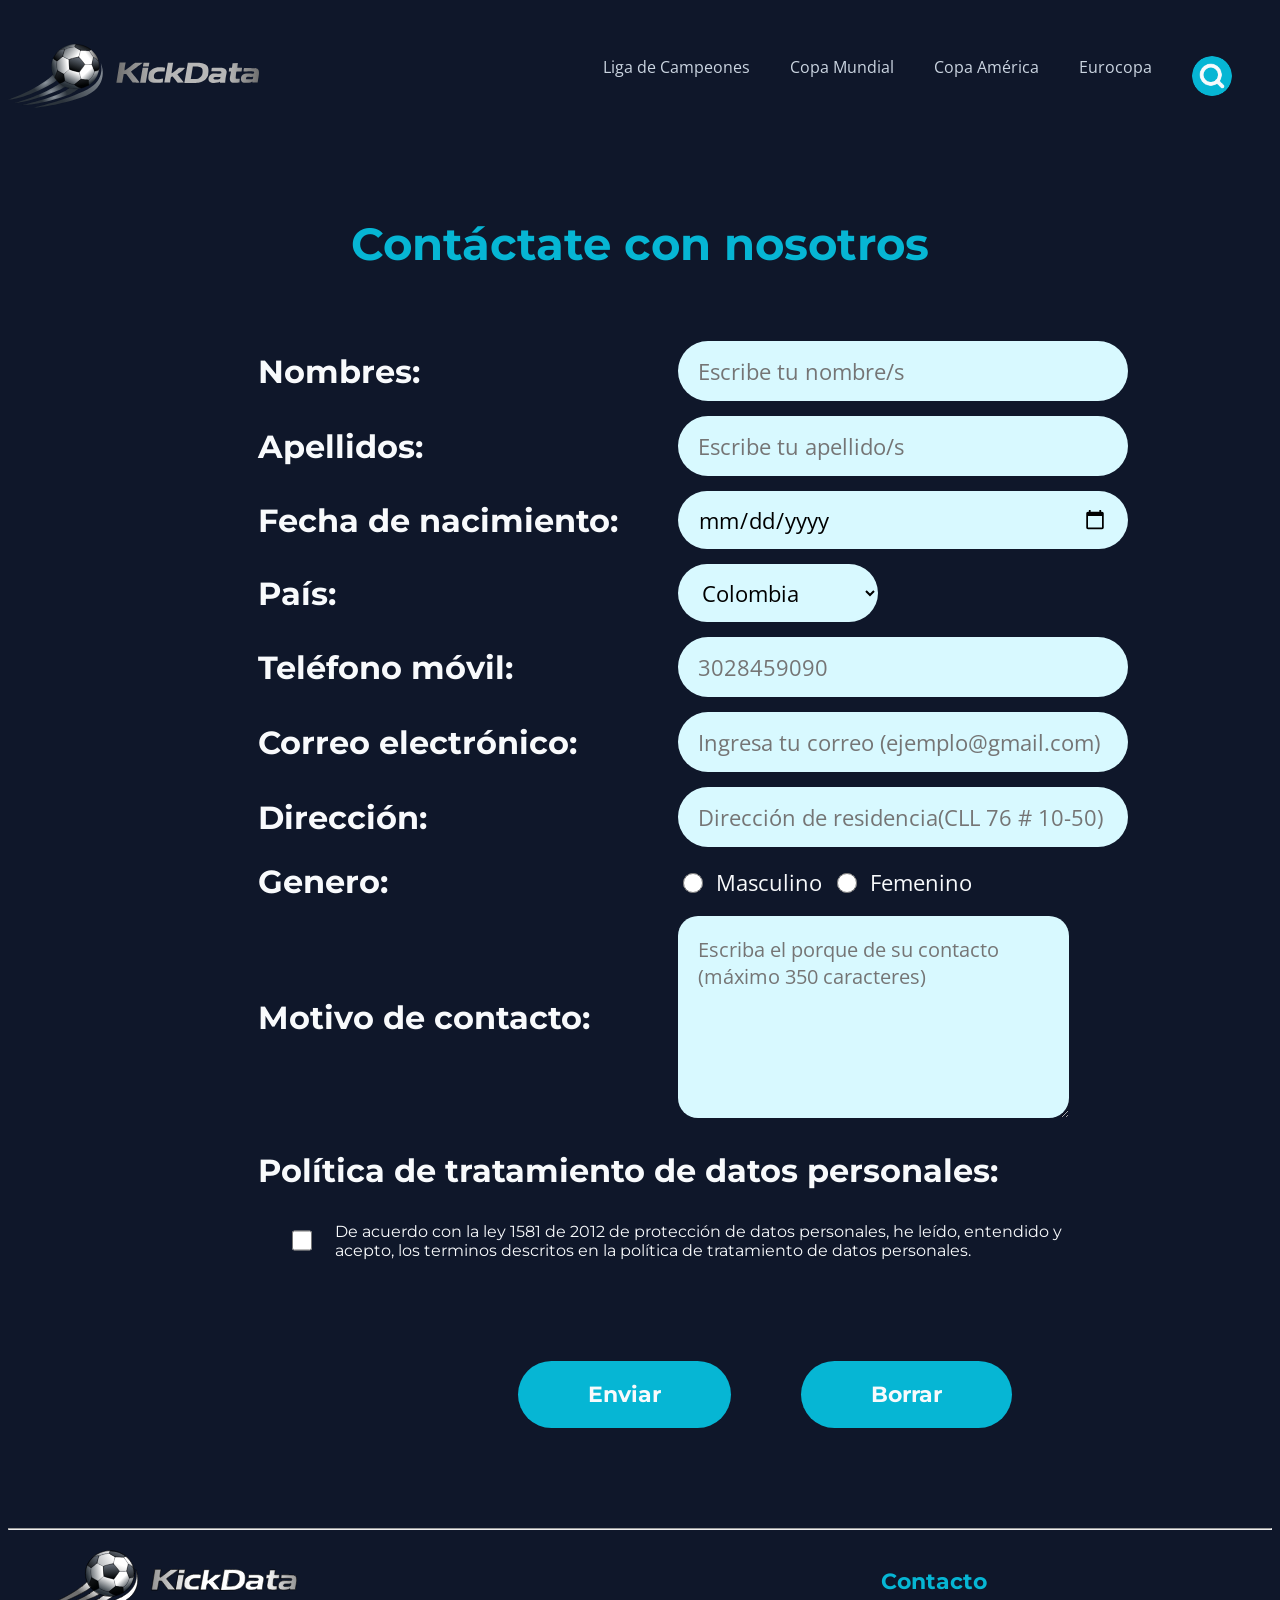
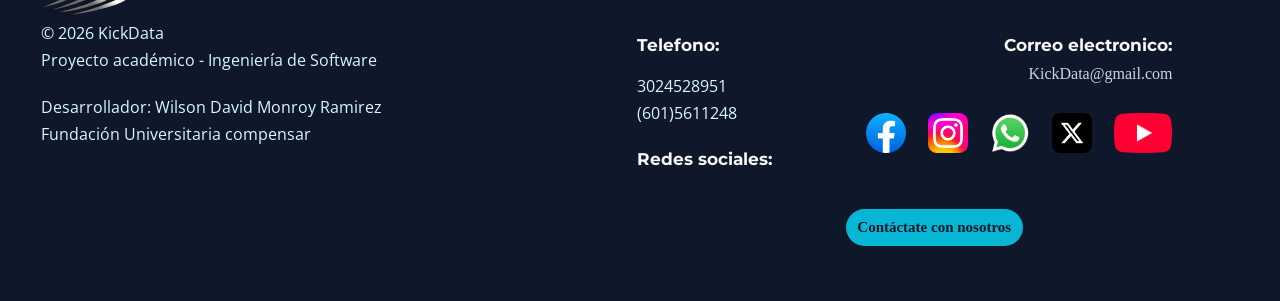
<file: html/contacto.html>
<!DOCTYPE html>
<html lang = "es">
    <head>
		<meta charset = "UTF-8">
		<meta name="viewport" content="width=device-width, initial-scale=1.0">
		<link href = "https://fonts.googleapis.com/css2?family=Open+Sans:wght@400;600&display=swap" rel="stylesheet">
		<link href ="https://fonts.googleapis.com/css2?family=Montserrat:wght@400;700&display=swap" rel="stylesheet">
		<link href = "../style.css" rel = "stylesheet">
        <title>KickData</title>
        <link rel="icon" href="../Assets/Imagenes/header/IconKickData.svg">
    </head>
    <body>
		<header class="cabeza">
			<a href="../index.html">	
				<img src = "../Assets/Imagenes/header/LogoKickData.svg" alt = "Logo KickData" class="logo">
			</a>
			<nav>
				<ul>
					<li><a href="../html/championsLeague.html" class="enlaces_principal">Liga de Campeones</a></li>
					<li><a href="../html/copaMundial.html" class="enlaces_principal">Copa Mundial</a></li>
					<li><a href="../html/copaAmérica.html" class="enlaces_principal">Copa América</a></li>
					<li><a href="../html/eurocopa.html" class="enlaces_principal">Eurocopa</a></li>
					<li><a href=""><img src = "../Assets/Imagenes/header/btn_busqueda_principal.png" alt = "Buscar" id = "busqueda_index"></a></li>
				</ul>
			</nav>
		</header>
		<main>
            <section>
                <h2 id = "titulo_formulario">Contáctate con nosotros</h2>
                <form action = "" method="POST" id = "formulario-contactar">
                    <div>
                        <label for = "nombres"><strong>Nombres:</strong></label>
                        <input type = "text" id = "nombres" name = "usuario_nombres" placeholder = "Escribe tu nombre/s" required class = "entradas">
                    </div>
                    <div>
                        <label for = "apellidos"><strong>Apellidos:</strong></label>
                        <input type = "text" id = "apellidos" name = "usuario_apellidos" placeholder = "Escribe tu apellido/s" required class = "entradas">
                    </div>
                    <div>
                        <label for = "fecha"><strong>Fecha de nacimiento:</strong></label>
                        <input type = "date" id = "fecha" name = "usuario_nacimiento" required>
                    </div>
                    <div>
                        <label for="pais"><strong>País:</strong></label>
                        <select id = "pais" name = "usuario_pais">
                            <option value = "COL">Colombia</option>
                            <option value = "ARG">Argentina</option>
                            <option value = "BRA">Brasil</option>
                            <option value = "ESP">España</option>
                            <option value = "URU">Uruguay</option>
                            <option value = "MEX">México</option>
                        </select>
                    </div>
                    <div>
                        <label for = "tel"><strong>Teléfono móvil:</strong></label>
                        <input type = "number" id = "tel" name = "tel" placeholder="3028459090" max= "999999999999999" >
                    </div>

                    <div>
                        <label for = "mail"><strong>Correo electrónico:</strong></label>
                        <input type = "email" id = "mail" name = "usuario_mail" placeholder="Ingresa tu correo (ejemplo@gmail.com)" required class = "entradas">
                    </div>
                    <div>
                        <label for = "direccion"><strong>Dirección:</strong></label>
                        <input type = "text" id = "direccion" name = "usuario_direccion" placeholder="Dirección de residencia(CLL 76 # 10-50)" required class = "entradas" autocomplete="address-level1">
                    </div>
                    <div class="genero">
                        <span><strong>Genero:</strong></span>
                        <div id = "respuestas">
                            <div class = "bloque">
                                <input type = "radio" id = "masculino" name = "usuario_genero" value = "M" class = "radios">
                                <label for = "masculino" class = "opciones">Masculino</label>
                            </div>
                            <div class = "bloque">
                                <input type = "radio" id = "Femenino" name = "usuario_genero" value = "F" class = "radios">
                                <label for = "Femenino" class = "opciones">Femenino</label>
                            </div>
                        </div>		
                    </div>
                    <div>
                        <label for = "motivo"><strong>Motivo de contacto:</strong></label>
                        <textarea id = "motivo" name = "motivo" rows = "6" cols = "50" placeholder = "Escriba el porque de su contacto (máximo 350 caracteres)" maxlength = "350"></textarea>
                    </div>
                    <br>
                    <label id = "lbl_politica"><strong>Política de tratamiento de datos personales:</strong></label><br>
                    <div id="verificar">
                        <input type="checkbox" id = "tratamiento_datos" value = "si" required>
                        <label for = "tratamiento_datos" id = "lblInfo_politica"> De acuerdo con la ley 1581 de 2012 de protección de datos personales, he leído, entendido y acepto, los terminos descritos en la política de tratamiento de datos personales.</label>
                    </div>
                    
                    <div id = "botones">
                        <button type="submit"><strong>Enviar</strong></button>
                        <button type="reset"><strong>Borrar</strong></button>
                    </div>
                </form>
                <div id = "datos-container" style = "display: none;"></div>
            </section>
        </main>
		
		<hr>
		<footer>
			<div id = "parte_izquierda">
				<img src = "../Assets/Imagenes/footer/LogoKickData_Footer.svg" alt = "Logo de pie de pagina KickData" width = "256" height = "70">
				<p>&copy 2026 KickData</p>
				<p id = "informacion_proyecto">Proyecto académico - Ingeniería de Software</p>

				<p>Desarrollador: Wilson David Monroy Ramirez</p>
				<p>Fundación Universitaria compensar</p>
			</div>
			<div id = "parte_derecha">
				<h4 id = "titulo_contacto_principal">Contacto</h4>
				<div id = "contacto">
					<div id = "contacto_izq">
						<h5>Telefono:</h5>

						<p>3024528951</p>
						<p id = "telefono_fijo">(601)5611248</p>

						<h5>Redes sociales:</h5>
					</div>

					<div id = "contacto_der">
						<address>
							<h5>Correo electronico:</h5>
							<a  href = "mailto:KickData@gmail.com" id="info_gmail">KickData@gmail.com</a>
						</address>
						<a>
							<img src = "../Assets/Imagenes/footer/facebook.png" alt = "Facebook" class = "redes_sociales_imagenes">
						</a>
						<a href="">
							<img src = "../Assets/Imagenes/footer/instagram.png" alt = "Instagram" class = "redes_sociales_imagenes">
						</a>
						<a href="">
							<img src = "../Assets/Imagenes/footer/whatsapp.png" alt = "WhatsApp" class = "redes_sociales_imagenes">
						</a>
						<a href="">
							<img src = "../Assets/Imagenes/footer/x.png" alt = "X" class = "redes_sociales_imagenes">
						</a>
						<a href="">
							<img src = "../Assets/Imagenes/footer/youtube.png" alt = "YouTube" class = "redes_sociales_imagenes" id = "youtube_img">
						</a>
					</div>
				</div>
                <a href = "contacto.html" id = "btn_contacto_principal">Contáctate con nosotros</a>
			</div>
		</footer>
    </body>
    <script src = "../app.js"></script>
</html>
</file>
<file: style.css>
@import url('https://fonts.googleapis.com/css2?family=Montserrat:wght@400;700&display=swap');
@import url('https://fonts.googleapis.com/css2?family=Open+Sans:wght@400;600&display=swap');

/*Todo el html, configuaración de todos los documentos*/
html{
    background-color: #0f172a;
}

/*Todos los headers de todas las páginas*/
header{
    color: #cbd5e1;
}

/*Navegación menú*/

.cabeza{
    margin: 40px auto;
    display: flex;
    justify-content: space-between;
}

.enlaces_principal, .enlaces_championsLeague, .enlaces_CopaMundial, .enlaces_CopaAmerica,.enlaces_euro, .enlaces_CopaMundial2026{
    font-family: 'Open Sans', sans-serif;
    position: relative;
}

#activo_champions{
    font-weight: bold;
    color: #2563eb;
}

#activo_mundial{
    font-weight: bold;
    color: #f59e0b;
}

#activo_america{
    font-weight: bold;
    color: #dc2626;
}

#activo_euro{
    font-weight: bold;
    color: #6366f1;
}

.enlaces_principal::after{
    content: '';
    position: absolute;
    bottom: -5px;
    left: 0;
    width: 100%;
    height: 2px;
    background-color: #06b6d4;
    box-shadow: 0px 5px 10px 2px #06b6d4;
    transform: scaleX(0);
    transform-origin: center;
    transition: 0.5s ease-out;
}

.enlaces_championsLeague::after{
    content: '';
    position: absolute;
    bottom: -5px;
    left: 0;
    width: 100%;
    height: 2px;
    background-color: #2563eb;
    box-shadow: 0px 5px 10px 2px #2563eb;
    transform: scaleX(0);
    transform-origin: center;
    transition: 0.5s ease-out;
}

.enlaces_CopaMundial::after{
    content: '';
    position: absolute;
    bottom: -5px;
    left: 0;
    width: 100%;
    height: 2px;
    background-color: #f59e0b;
    box-shadow: 0px 5px 10px 2px #f59e0b;
    transform: scaleX(0);
    transform-origin: center;
    transition: 0.5s ease-out;
}

.enlaces_CopaMundial2026::after{
    content: '';
    position: absolute;
    bottom: -5px;
    left: 0;
    width: 100%;
    height: 2px;
    transform: scaleX(0);
    transform-origin: center;
    transition: 0.5s ease-out;
    animation: cambiarColorBtn 1s ease-in 0.2s infinite alternate, cambiarColorSombra 1s ease-in 0.2s infinite alternate;
}


.enlaces_CopaAmerica::after{
    content: '';
    position: absolute;
    bottom: -5px;
    left: 0;
    width: 100%;
    height: 2px;
    background-color: #dc2626;
    box-shadow: 0px 5px 10px 2px #dc2626;
    transform: scaleX(0);
    transform-origin: center;
    transition: 0.5s ease-out;
}

.enlaces_euro::after{
    content: '';
    position: absolute;
    bottom: -5px;
    left: 0;
    width: 100%;
    height: 2px;
    background-color: #6366f1;
    box-shadow: 0px 5px 10px 2px #6366f1;
    transform: scaleX(0);
    transform-origin: center;
    transition: 0.5s ease-out;
}

.enlaces_principal:hover::after{
    transform: scaleX(1);
}

.enlaces_championsLeague:hover::after{
    transform: scaleX(1);
}

.enlaces_CopaMundial:hover::after{
    transform: scaleX(1);
}

.enlaces_CopaAmerica:hover::after{
    transform: scaleX(1);
}

.enlaces_euro:hover::after{
    transform: scaleX(1);
}

.enlaces_CopaMundial2026:hover::after{
    transform: scaleX(1);
}

@keyframes cambiarColorSombra {
    0%{
        box-shadow: 0px 5px 10px 2px #2563eb;
    }
    50%{
        box-shadow: 0px 5px 10px 2px #dc2626;
    }
    100%{
        box-shadow: 0px 5px 10px 2px #22c55e;
    }
}

/*Logo página web*/

.logo{
    width: 251px;
    height: 72px;
}

#busqueda_index, #busqueda_champions, #busqueda_mundial, #busqueda_america, #busqueda_euro{
    width: 40px;
    height: 40px;
    margin-right: 0;
    border-radius: 100%;
    transition: 1s ease-out;
}

#busqueda_mundial2026{
    width: 40px;
    height: 40px;
    margin-right: 0;
    border-radius: 100%;
    background: #dc2626;
    animation: cambiarColorBtn 1s ease-in 0.2s infinite alternate;
}

@keyframes cambiarColorBtn {
    0%{
        background-color: #2563eb;
    }
    50%{
        background-color: #dc2626;
    }
    100%{
        background-color: #22c55e;
    }
}

#busqueda_mundial2026:hover{
    animation: cambiarColorBtn 1s ease-in 0.2s infinite alternate, raton_encima_mundial2026 0.5s ease-in forwards;
}

#busqueda_index:hover{
    animation: raton_encima 0.5s ease-in forwards;
}

#busqueda_champions:hover{
    animation: raton_encima_champions 0.5s ease-in forwards;
}

#busqueda_mundial:hover{
    animation: raton_encima_mundial 0.5s ease-in forwards;
}

#busqueda_america:hover{
    animation: raton_encima_america 0.5s ease-in forwards;
}

#busqueda_euro:hover{
    animation: raton_encima_euro 0.5s ease-in forwards;
}

ul{
    display: flex;
}
li{
    list-style-type: none;
    display: inline-block;
    margin-right: 40px;
}

/*configuracion de todos los a (links)*/
a{
    text-decoration: none;
    color:#cbd5e1;
}

/*Principal*/

h1{
    color:#f8fafc;
    font-family: 'Montserrat', sans-serif;
}

h2{
    color:#f8fafc;
    font-family: 'Montserrat', sans-serif;
}

#titulo_principal{
    padding: 50px 0;
    text-align: center;
    font-size: 56px;
    width: 60%;
    margin: 10px auto 5px auto;
}

p{
    color: #d8f9ff;
    font-family: 'Open Sans', sans-serif;
}

#parrafo_principal{
    text-align: center;
    font-size: 24px;
    padding: 45px;
    background-color: #1e293b;
    border-radius: 15px;
    width: 800px;
    margin: 40px auto;
    box-shadow: 0px 0px 20px #06b6d4;
    animation: resaltarBorde 1s linear 0.2s infinite alternate;
}

@keyframes resaltarBorde {
    0%{
        border:solid 2px #ffffff;
        box-shadow: 0px 0px 20px #ffffff;
    }
    100%{
        border:solid 2px #06b6d4;
        box-shadow: 0px 0px 40px #06b6d4;
    }
}

#boton_explorar{
    text-align: center;
    color: #f8fafc;
    font-size: 24px;
    font-family: 'Montserrat', sans-serif;
    padding: 30px 10px;
    background-color: #06b6d4;
    border-radius: 100px;
    width: 300px;
    margin: 60px auto 0 auto;
    display: block;
}


#boton_explorar:hover{ 
    box-shadow: 0px 0px 50px #00d9ff;
    animation: raton_encima 0.5s ease-in forwards;
}

@keyframes raton_encima {
    to{
        transform: scale(1.04);
        box-shadow: 0px 0px 30px #06b6d4;
    }
}


.parrafo_mensaje{
    color:#06b6d4;
    text-align: center;
    font-family: 'Montserrat', sans-serif;
    font-size: 28px;
    padding-bottom: 20px;
}

#seleccion{
    text-decoration: none;
    text-align: center;
}

/*Parte de formulario*/

h3{
    color:#f8fafc;
    font-family: 'Montserrat', sans-serif;
}

#titulo_formulario{
    color: #06b6d4;
    font-size: 45px;
    text-align: center;
    margin: 100px auto 70px;
}

form{
    margin-left: 250px;
}

form div{
    display: grid;
    width: 80%;
    grid-template-columns: 400px 1fr;
    column-gap: 20px;
    align-items: center;
    margin-bottom: 15px;
}

label, span{
    color:#f8fafc;
    font-family: 'Montserrat', sans-serif;
    font-size: 32px;
}


.opciones{
    font-family: 'Open Sans', sans-serif;
    font-size: 22px;
}

input{
    font-size: 22px;
    font-family: 'Open Sans', sans-serif;
    border-radius: 50px;
    height: 58px;
    border: none;
    padding-left: 20px;
    padding-right: 20px;
    width: 410px;
    background-color: #d8f9ff;
}

.bloque{
    margin: 0;
}

form div div{
    display: flex;
    width: 65%;
    flex-direction: row;
    gap: 10px;
    margin: 0;
}

select{
    font-size: 22px;
    font-family: 'Open Sans', sans-serif;
    border-radius: 50px;
    height: 58px;
    border: none;
    padding-left: 20px;
    padding-right: 20px;
    width: 200px;
    background-color: #d8f9ff;
}

input#tel::-webkit-inner-spin-button, 
input#tel::-webkit-outer-spin-button{
    -webkit-appearance: none;
    border: 0;
}

input[type = "radio"]{
    width: 20px;
    height: 20px;
    accent-color: #06b6d4;
}


textarea{
    font-size: 20px;
    font-family: 'Open Sans', sans-serif;
    border-radius: 20px;
    border: none;
    padding: 20px;
    background-color: #d8f9ff;
}

#tratamiento_datos{
    width: 35px;
    height: 35px;
    background-color: #f8fafc;
    accent-color: #06b6d4;
}

#lblInfo_politica{
    font-size: 16px;
}

#lbl_politica{
    margin-top: 100px;
}

#verificar{
    display: flex;
    flex-direction: row;
    align-items: center;
    justify-content: center;
    margin: 30px;
}

input[type ="checkbox"]:hover, #lblInfo_politica:hover{
    cursor: pointer;
}

#botones{
    display: flex;
    gap: 70px;
    justify-content: center;
    margin: 100px auto;
}

button:hover{
    cursor: pointer;
    animation: raton_encima 0.5s ease-out forwards;
}

button{
    border: none;
    font-size: 22px;
    padding: 20px 70px 20px 70px;
    background-color: #06b6d4;
    font-family: 'Montserrat', sans-serif;
    border-radius: 100px;
    color: #f8fafc;
}

/*Torneos más importantes del fútbol*/

#titulo_torneos{
    font-size: 45px;
    text-align: center;
    padding-bottom: 64px;
}

.enlaces h5{
    transition: color 1s ease-out;
}

.enlaces:hover h5{
    color: #06b6d4;
}

.fila1{
    display: flex;
    gap: 48px;
    margin: 20px auto;
    justify-content: center;
}

.cartas{
    background-color: #1e293b;
    padding-left: 26px;
    padding-bottom: 17px;
    padding-right: 26px;
    padding-top: 30px;
    font-family: 'Montserrat', sans-serif;
    font-size: 20px;
    border-radius: 10px
}

.cartas:hover{
    animation: raton_encima 1s ease forwards;
}

#cartas_torneos{
    padding-bottom: 64px;
}

#separador_index{
    margin-bottom: 40px;
    animation: resaltarBorde 1s ease-out 0.2s infinite alternate;
}

#separador_champions{
    margin-bottom: 40px;
    animation: resaltarBorde_champions 1s ease-out 0.2s infinite alternate;
}

#separador_mundial{
    margin-bottom: 40px;
    animation: resaltarBorde_mundial 1s ease-out 0.2s infinite alternate;
}

#separador_mundial2026{
    margin-bottom: 40px;
    animation: resaltarBorde_mundial2026 1s ease-out 0.2s infinite alternate;
}

#separador_america{
    margin-bottom: 40px;
    animation: resaltarBorde_america 1s ease-out 0.2s infinite alternate;
}

#separador_euro{
    margin-bottom: 40px;
    animation: resaltarBorde_euro 1s linear 0.2s infinite alternate;
}

footer{
    background-color: #0f172a;
    padding-left: 33px;
    padding-bottom: 37px;
    padding-top: 10px;
    padding-right: 40px;
    display: flex;
    color: #cbd5e1;
    justify-content: space-between;
}
.redes_sociales_imagenes{
    width: 40px;
    height: 40px;
    display: inline-block;
    margin-left: 18px;
    margin-top: 30px;
    
}

#youtube_img{
    width: 58px;
}


#parte_izquierda, #parte_derecha{
    flex : 1;
}


#parte_derecha h4{
    align-items: center;
}

div#contacto{
    display: flex;
    width: 90%;
    justify-content: space-between;
    gap: 30px;
}

h4{
    color:#f8fafc;
    font-family: 'Montserrat', sans-serif;
}

h5{
    color:#f8fafc;
    font-family: 'Montserrat', sans-serif;
}

#titulo_contacto_principal{
    color:#06b6d4;
    font-size: 22px;
    text-align: center;
    margin-bottom: 40px;
    margin-top: 20px;
}

#titulo_contacto_champions{
    color:#2563eb;
    font-size: 22px;
    text-align: center;
    margin-bottom: 40px;
    margin-top: 20px;
}

#titulo_contacto_mundial{
    color: #f59e0b;
    font-size: 22px;
    text-align: center;
    margin-bottom: 40px;
    margin-top: 20px;
}

#titulo_contacto_mundial2026{
    font-size: 22px;
    text-align: center;
    margin-bottom: 40px;
    margin-top: 20px;
    animation: cambiarColor 1s ease-in 0.2s infinite alternate;
}

@keyframes cambiarColor {
    0%{
        color: #2563eb
    }
    50%{
        color: #dc2626;
    }
    100%{
        color: #22c55e;
    }
}

#titulo_contacto_eurocopa{
    color: #6366f1;
    font-size: 22px;
    text-align: center;
    margin-bottom: 40px;
    margin-top: 20px;
}

#titulo_contacto_copa_america{
    color: #dc2626;
    font-size: 22px;
    text-align: center;
    margin-bottom: 40px;
    margin-top: 20px;
}

#contacto_der{
    text-align: right;
}

address{
    font-style: normal;
}

address h5{
    margin-top: 0;
    margin-bottom: 10px;
    font-size: 17px;
}

#contacto_izq h5{
    margin-top: 0;
    margin-bottom: 20px;
    font-size: 17px;
}

#contacto_izq p, #parte_izquierda p{
    margin-top: 0;
    margin-bottom: 5px;
}

#parte_izquierda #informacion_proyecto, #contacto_izq #telefono_fijo{
    margin-bottom: 25px;
}

#btn_contacto_principal{
    display: flex;
    width: 28%;
    justify-content: center;
    padding: 10px 5px;
    margin: 20px auto 10px;
    background-color: #06b6d4;
    font-size: 15px;
    color: #0f172a;
    border-radius: 100px;
    font-weight: bold;
}

#btn_contacto_principal:hover{
    animation: raton_encima 0.4s ease-in forwards;
}

#btn_contacto_champions{
    display: flex;
    width: 28%;
    justify-content: center;
    padding: 10px 5px;
    margin: 20px auto 10px;
    background-color: #2563eb;
    font-size: 15px;
    color: #0f172a;
    border-radius: 100px;
    font-weight: bold;
}

#btn_contacto_champions:hover{
    animation: raton_encima_champions 0.4s ease-in forwards;
}

#btn_contacto_mundial{
    display: flex;
    width: 28%;
    justify-content: center;
    padding: 10px 5px;
    margin: 20px auto 10px;
    background-color: #f59e0b;
    font-size: 15px;
    color: #0f172a;
    border-radius: 100px;
    font-weight: bold;
}

#btn_contacto_mundial2026{
    display: flex;
    width: 28%;
    justify-content: center;
    padding: 10px 5px;
    margin: 20px auto 10px;
    animation: cambiarColorBtn 1s ease-in 0.2s infinite alternate;
    font-size: 15px;
    color: #0f172a;
    border-radius: 100px;
    font-weight: bold;
}

#btn_contacto_mundial:hover{
    animation: raton_encima_mundial 0.4s ease-in forwards;
}

#btn_contacto_mundial2026:hover{
    animation: cambiarColorBtn 1s ease-in 0.2s infinite alternate, raton_encima_mundial2026 0.4s ease-in forwards;
}

#btn_contacto_eurocopa{
    display: flex;
    width: 28%;
    justify-content: center;
    padding: 10px 5px;
    margin: 20px auto 10px;
    background-color: #6366f1;
    font-size: 15px;
    color: #0f172a;
    border-radius: 100px;
    font-weight: bold;
}

#btn_contacto_eurocopa:hover{
    animation: raton_encima_euro 0.4s ease-in forwards;
}

#btn_contacto_copa_america{
    display: flex;
    width: 28%;
    justify-content: center;
    padding: 10px 5px;
    margin: 20px auto 10px;
    background-color: #dc2626;
    font-size: 15px;
    color: #0f172a;
    border-radius: 100px;
    font-weight: bold;
}

#btn_contacto_copa_america:hover{
    animation: raton_encima_america 0.4s ease-in forwards;
}

.principal_champions, .principal_copa_mundial, .principal_eurocopa, .principal_copa_america{
    position: relative;
    width: 100%;
    height: 100%;
    overflow: hidden;
    display: flex;
    align-items: center;
    justify-content: center;
    border: none;
    margin: 0%;
    padding: 0%;
}

#logo_champions{
    width: 358px;
    height: 358px;
    border-radius: 100px;
    animation: resaltarBorde_champions 1s linear 0.2s infinite alternate;
}

#logo_copa_mundial{
    width: 222px;
    height: 333px;
    padding: 30px;
    background-color: #000000;
    border-radius: 100px;
    animation: resaltarBorde_mundial 1s linear 0.2s infinite alternate;
}

#logo_copa_mundial2026{
    width: 222px;
    height: 333px;
    padding: 30px;
    background-color: #000000;
    border-radius: 100px;
    animation: resaltarBorde_mundial2026 1s linear 0.2s infinite alternate;
}

#logo_eurocopa{
    width: 297px;
    height: 475px;
    padding: 30px;
    background-color: #ffffff;
    border-radius: 100px;
    animation: resaltarBorde_euro 1s linear 0.2s infinite alternate;
}

#logo_copa_america{
    width: 353px;
    height: 382px;
    border-radius: 100px;
    animation: resaltarBorde_america 1s linear 0.2s infinite alternate;
}

.videos{
    position: absolute;
    top: 0px;
    left: 0px;
    object-fit: cover;
    width: 100%;
    height: 100%;
    z-index: 1;
    opacity: 25%;
    pointer-events: none;
}

.elementos_champions, .elementos_copa_mundial, .elementos_eurocopa, .elementos_copa_america{
    position: relative;
    z-index: 2;
    width: 90%;
    display: flex;
    flex-direction: column;
    align-items: center;
    text-align: center;
    margin-bottom: 100px;
}

.cabeza_champions, .cabeza_copa_mundial, .cabeza_eurocopa, .cabeza_copa_america{
    display: flex;
    align-items: center;
    justify-content: space-around;
    width: 100%;
    margin-bottom: 50px;
    margin-top: 60px;
}

.titulos_paginas_adi{
    font-size: 53px;
}

.botones_principales{
    display: flex;
    width: 100%;
    justify-content: space-around;
    margin-top: 30px;
}

.subtitulos_champions{
    text-shadow: 2px 0px 0px #2563eb, 0px 2px 0px #2563eb, -2px 0px 0px #2563eb, 0px -2px 0px #2563eb;
    color: #f8fafc;
}

.subtitulos_mundial{
    text-shadow: 2px 0px 0px #f59e0b, 0px 2px 0px #f59e0b, -2px 0px 0px #f59e0b, 0px -2px 0px #f59e0b;
    color: #f8fafc;
}

.subtitulos_eurocopa{
    text-shadow: 2px 0px 0px #6366f1, 0px 2px 0px #6366f1, -2px 0px 0px #6366f1, 0px -2px 0px #6366f1;
    color: #f8fafc;
}

.subtitulos_copa_america{
    text-shadow: 2px 0px 0px #dc2626, 0px 2px 0px #dc2626, -2px 0px 0px #dc2626, 0px -2px 0px #dc2626;
    color: #f8fafc;
}

.listas_champions{
    background-color: #2563eb;
    animation: resaltarBorde_champions 1s linear 0.2s infinite alternate;
}

.listas_mundial{
    background-color: #f59e0b;
    animation: resaltarBorde_mundial 1s linear 0.2s infinite alternate;
}

.listas_eurocopa{
    background-color: #6366f1;
    animation: resaltarBorde_euro 1s linear 0.2s infinite alternate;
}

.listas_copa_america{
    background-color: #dc2626;
    animation: resaltarBorde_america 1s linear 0.2s infinite alternate;
}

div a.enlaces_champions h3{
    background-color: #2563eb;
    padding: 20px 30px;
    border-radius: 100px;
    color: #f8fafc;
    font-size: 25px;
    font-family: 'Montserrat';
}

.enlaces_champions h3:hover{
    box-shadow: 0px 0px 50px #2563eb;
    animation: raton_encima_champions 0.5s ease-in forwards;
}

@keyframes raton_encima_champions {
    to{
        transform: scale(1.04);
        box-shadow: 0px 0px 30px #2563eb;
    }
}


div a.enlaces_eurocopa h3{
    background-color: #6366f1;
    padding: 20px 30px;
    border-radius: 100px;
    color: #f8fafc;
    font-size: 25px;
}

.enlaces_eurocopa h3:hover{
    box-shadow: 0px 0px 50px #6366f1;
    animation: raton_encima_euro 0.5s ease-in forwards;
}

@keyframes raton_encima_euro {
    to{
        transform: scale(1.04);
        box-shadow: 0px 0px 30px #6366f1;
    }
}

div a.enlaces_mundial h3{
    background-color: #f59e0b;
    padding: 20px 30px;
    border-radius: 100px;
    color: #f8fafc;
    font-size: 25px;
}

.enlaces_mundial h3:hover{
    box-shadow: 0px 0px 50px #f59e0b;
    animation: raton_encima_mundial 0.5s ease-in forwards;
}

@keyframes raton_encima_mundial {
    to{
        transform: scale(1.04);
        box-shadow: 0px 0px 30px #f59e0b;
    }
}

@keyframes raton_encima_mundial2026 {
    to{
        transform: scale(1.04);
        box-shadow: 0px 0px 30px #ffffff;
    }
}

div a.enlaces_copa_america h3{
    background-color: #dc2626;
    padding: 20px 30px;
    border-radius: 100px;
    color: #f8fafc;
    font-size: 25px;
}

.enlaces_copa_america h3:hover{
    box-shadow: 0px 0px 50px #dc2626;
    animation: raton_encima_america 0.5s ease-in forwards;
}

@keyframes raton_encima_america {
    to{
        transform: scale(1.04);
        box-shadow: 0px 0px 30px #dc2626;
    }
}

#info_fondo_champions, #info_fondo_copa_mundial, #info_fondo_eurocopa, #info_fondo_copa_america{
    position: relative;
    width: 100%;
    height: 100%;
    overflow: hidden;
    display: flex;
    align-items: center;
    justify-content: center;
    border: none;
    margin: 0%;
    padding: 0%;
}

.info_back{
    position: absolute;
    top: 0px;
    left: 0px;
    object-fit: cover;
    width: 100%;
    height: 100%;
    z-index: 1;
    opacity: 25%;
}

.informacion_torneo{
    position: relative;
    z-index: 2;
    width: 80%;
    display: flex;
    flex-direction: row;
    justify-content: center;
    margin: 140px 60px;
    gap: 40px;
    align-items: center;
}

.balones{
    width: 188px;
}

#trofeos_balones{
    display: flex;
    gap: 80px;
    margin-left: 90px;
    text-align: center;
    align-items: center;
}

#trofeo_copa_america{
    width: 137px;
    height: 351px;
}

.descripciones_torneo{
    font-size: 19px;
    text-align: center;
    padding: 50px;
    background-color: rgba(203, 213, 225, 0.23);
    border-radius: 13px;
}

#descripcion_champions{
    animation: resaltarBorde_champions 1s linear 0.2s infinite alternate;
}

#descripcion_mundial{
    animation: resaltarBorde_mundial 1s linear 0.2s infinite alternate;
}

#descripcion_mundial2026{
    animation: resaltarBorde_mundial2026 1s linear 0.2s infinite alternate;
}

#descripcion_america{
    animation: resaltarBorde_america 1s linear 0.2s infinite alternate;
}

#descripcion_euro{
    animation: resaltarBorde_euro 1s linear 0.2s infinite alternate;
}

@keyframes resaltarBorde_champions {
    0%{
        border:solid 2px #ffffff;
        box-shadow: 0px 0px 20px #ffffff;
    }
    100%{
        border:solid 2px #2563eb;
        box-shadow: 0px 0px 40px #2563eb;
    }
}

@keyframes resaltarBorde_mundial {
    0%{
        border:solid 2px #ffffff;
        box-shadow: 0px 0px 20px #ffffff;
    }
    100%{
        border:solid 2px #f59e0b;
        box-shadow: 0px 0px 40px #f59e0b;
    }
}

@keyframes resaltarBorde_mundial2026 {
    0%{
        border:solid 2px #2563eb;
        box-shadow: 0px 0px 40px #2563eb;
    }
    50%{
        border:solid 2px #dc2626;
        box-shadow: 0px 0px 20px #dc2626;
    }
    100%{
        border:solid 2px #22c55e;
        box-shadow: 0px 0px 40px #22c55e;
    }
}

@keyframes resaltarBorde_america {
    0%{
        border:solid 2px #ffffff;
        box-shadow: 0px 0px 20px #ffffff;
    }
    100%{
        border:solid 2px #dc2626;
        box-shadow: 0px 0px 40px #dc2626;
    }
}

@keyframes resaltarBorde_euro {
    0%{
        border:solid 2px #ffffff;
        box-shadow: 0px 0px 20px #ffffff;
    }
    100%{
        border:solid 2px #6366f1;
        box-shadow: 0px 0px 40px #6366f1;
    }
}

summary{
    color:#f8fafc;
    font-family: 'Montserrat', sans-serif;
    font-size: 28px;
    list-style: none;
    margin: 10px auto;
    display: flex;
    align-items: center;
}

details{
    margin-left: 100px;
}


th{
    font-family: 'Montserrat', sans-serif;
    font-size: 20px;
}

td{
    font-family: 'Open Sans', sans-serif;
    font-size: 15px;
}

td > a{
    font-family: 'Open Sans', sans-serif;
    font-size: 15px;
    color:#f8fafc;
}

table{
    display: flexbox;
    margin-right: auto;
    width: 90%;
}

table, th, tr, td{
    color:#f8fafc;
    border: 3px solid #ffffff;
    border-collapse: collapse;
    padding: 5px auto;
    text-align: center;
    line-height: 1.5;
}

.imagen_subtitulos{
    width: auto;
    height: 45px;
    margin-left: 10px;
}


.subtitulos{
    margin-left: 60px;
    font-size: 64px;
    margin-bottom: 100px;
}

ul#max_goleadores, ul#mas_ganadores{
    display: flex;
    flex-direction: column;
}

li.listas{
    display: flex;
    justify-content: space-around;
    align-items: center;
    margin-left: 120px;
    margin-bottom: 60px;
    gap: 40px;
}

.imagenes_listas_goleadores{
    width: 323px;
    height: 239px;
    border-radius: 67px;
    margin-left: 180px;
}


.numeros_listas{
    display: flex;
    justify-content: center;
    align-items: center;
    width: 102px;
    height: 102px;
    font-size: 64px;
    border-radius: 100%;
    font-family: 'Montserrat', sans-serif;
}

.info_listas{
    margin: auto;
    padding: auto;
}

.nombre_listas{
    font-size: 30px;
    text-align: center;
    
}

.add_listas{
    font-size: 30px;
    color: #f8fafc;
    font-family: 'Montserrat', sans-serif;
    text-align: center;
}

.img_listas_ganadores{
    height: 185px;
    margin: auto;
}

.cantidad_trofeos{
    display: flex;
    height: 185px;
    gap: 15px;
    margin: auto auto auto 0;
}

.imagenes_cant_trofeos{
    height: 184px;
    width: auto;
    margin: auto 5px;
}

div#datos-container{
    margin: 70px;
    padding: 30px 70px;
    display: flex;
    flex-direction: column;
    gap: 15px;
    animation: resaltarBorde 1s linear 0.2s infinite alternate;
    border-radius: 100px 20px;
}

h6#titulo-datos{
    font-family: 'Montserrat', sans-serif;
    color: #06b6d4;
    font-size: 45px;
    text-align: center;
    margin: 50px auto;
}

div#datos-container p, div.datos-box p{
    color:#f8fafc;
    font-family: 'Montserrat', sans-serif;
    font-size: 32px;
}

div#datos-box{
    margin-left: 50px;
    display: grid;
    grid-template-columns: repeat(2, 1fr);
    gap: 30px;
    align-items: center;
}

span.datos{
    margin: 5px auto;
    text-align: center;
    animation: resaltarTexto 1.5s ease-in-out 0.2s infinite alternate;
    color: #00d9ff;
}


@keyframes resaltarTexto {
    0%{
        text-shadow: 0px 0px 20px #006ba4;
    }
    100%{
        text-shadow: 0px 0px 40px #06b6d4;
    }
}

p#texto-motivo{
    margin-left: 50px;
}


#estado-api {
    text-align: center;
    padding: 60px 20px;
    font-family: 'Open Sans', sans-serif;
    font-size: 20px;
    color: #94a3b8;
}

.spinner {
    display: inline-block;
    width: 40px;
    height: 40px;
    border: 4px solid #334155;
    border-radius: 50%;
    animation: cambiarColorCarga 1s ease-in 0.2s infinite alternate, girar 0.8s linear infinite;
    margin-bottom: 16px;
}

@keyframes cambiarColorCarga {
    0%{
        border-top-color: #2563eb;
    }
    50%{
        border-top-color: #dc2626;
    }
    100%{
        border-top-color: #22c55e;
    }
}

@keyframes girar {
    to { transform: rotate(360deg); }
}

.error-api{
    color: #f87171;
}

button#btn-descubrir{
    display: block;
    text-align: center;
    padding: 40px;
    margin: auto;
    animation: cambiarColorBtn 1s ease-in 0.2s infinite alternate;
    font-size: 20px;
    color: #0f172a;
    font-weight: bold;
    border-radius: 100px;
}

p#cant-equipos{
    text-align: center;
    color: #ffffff;
    font-weight: bolder;
    font-style: italic;
    font-size: 40px;
}

div#contenedor-grupos{
    margin: 30px 70px;
    display: flex;
    flex-direction: column;
    gap: 20px;
}

div.grupo-block{
    border-radius: 20px;
    padding: 8px 40px 30px;
}


h3.titulo-grupo{
    font-family: 'Montserrat', sans-serif;
    font-size: 32px;
    display: block;
    padding-bottom: 5px;
    border-bottom: 2px solid #ffffff;
}

div.grilla-equipos{
    display: grid;
    width: 100%;
    grid-template-columns: repeat(3, 1fr);
    column-gap: 30px;
    row-gap: 40px;
    align-self: center;
    justify-self: center;
    margin-left: 20px;
}

div.tarjeta-header{
    display: flex;
    align-items: center;
    gap: 14px;
    margin-bottom: 10px;
}

div.tarjeta-info{
    display: flex;
    font-family: 'Open Sans', sans-serif;
    gap: 10px;
    margin-left: 50px;
}

.badge{
    font-size: 15px;
    padding: 10px;
    border: 1px solid #000000;
    border-radius: 50px;
    color: #000000;
}

.codigo{
    border: none;   
}

.bandera{
    font-size: 35px;
    filter: drop-shadow(0px 0px 10px #ffffff);
}

.grupo-block#A{
    background-color: #22c55eda;
}

.grupo-block#A span.badge{
    background-color: #94ffbbda;
}

.grupo-block#A span.codigo{
    background-color: #00752bda;
    color: #ffffff;
}

.grupo-block#B{
    background-color: #ff0000da;
}

.grupo-block#B span.badge{
    background-color: #ff9595da;
}

.grupo-block#B span.codigo{
    background-color: #770101da;
    color: #ffffff;
}

.grupo-block#C{
    background-color: #fff200c5;
}

.grupo-block#C span.badge{
    background-color: #fffa98c5;
}

.grupo-block#C span.codigo{
    background-color: #827b00c4;
    color: #ffffff;
}

.grupo-block#D{
    background-color: #001b54da;
}

.grupo-block#D span.badge{
    background-color: #3e578eda;
}

.grupo-block#D span.codigo{
    background-color: #0036aada;
    color: #ffffff;
}

.grupo-block#E{
    background-color: #ff6200da;
}

.grupo-block#E span.badge{
    background-color: #ffc099da;
}

.grupo-block#E span.codigo{
    background-color: #7c3000da;
    color: #ffffff;
}

.grupo-block#F{
    background-color: #004e41da;
}

.grupo-block#F span.badge{
    background-color: #3d9486da;
}

.grupo-block#F span.codigo{
    background-color: #00b092da;
    color: #ffffff;
}

.grupo-block#G{
    background-color: #5a80ffaf;
}

.grupo-block#G span.badge{
    background-color: #b1c3ffaf;
}

.grupo-block#G span.codigo{
    background-color: #1336aaaf;
    color: #ffffff;
}

.grupo-block#H{
    background-color: #00b692da;
}

.grupo-block#H span.badge{
    background-color: #62d8c1da;
}

.grupo-block#H span.codigo{
    background-color: #005f4cda;
    color: #ffffff;
}

.grupo-block#I{
    background-color: #200071da;
}

.grupo-block#I span.badge{
    background-color: #553c93da;
}

.grupo-block#I span.codigo{
    background-color: #0e0032da;
    color: #ffffff;
}

.grupo-block#J{
    background-color: #ff9878da;
}

.grupo-block#J span.badge{
    background-color: #ffd2c5da;
}

.grupo-block#J span.codigo{
    background-color: #9f5944da;
    color: #ffffff;
}

.grupo-block#K{
    background-color: #ff0090da;
}

.grupo-block#K span.badge{
    background-color: #ff98d2da;
}

.grupo-block#K span.codigo{
    background-color: #7a0045da;
    color: #ffffff;
}

.grupo-block#L{
    background-color: #540000da;
}

.grupo-block#L span.badge{
    background-color: #aa4f4fda;
}

.grupo-block#L span.codigo{
    background-color: rgb(48, 0, 0);
    color: #ffffff;
}
</file>
